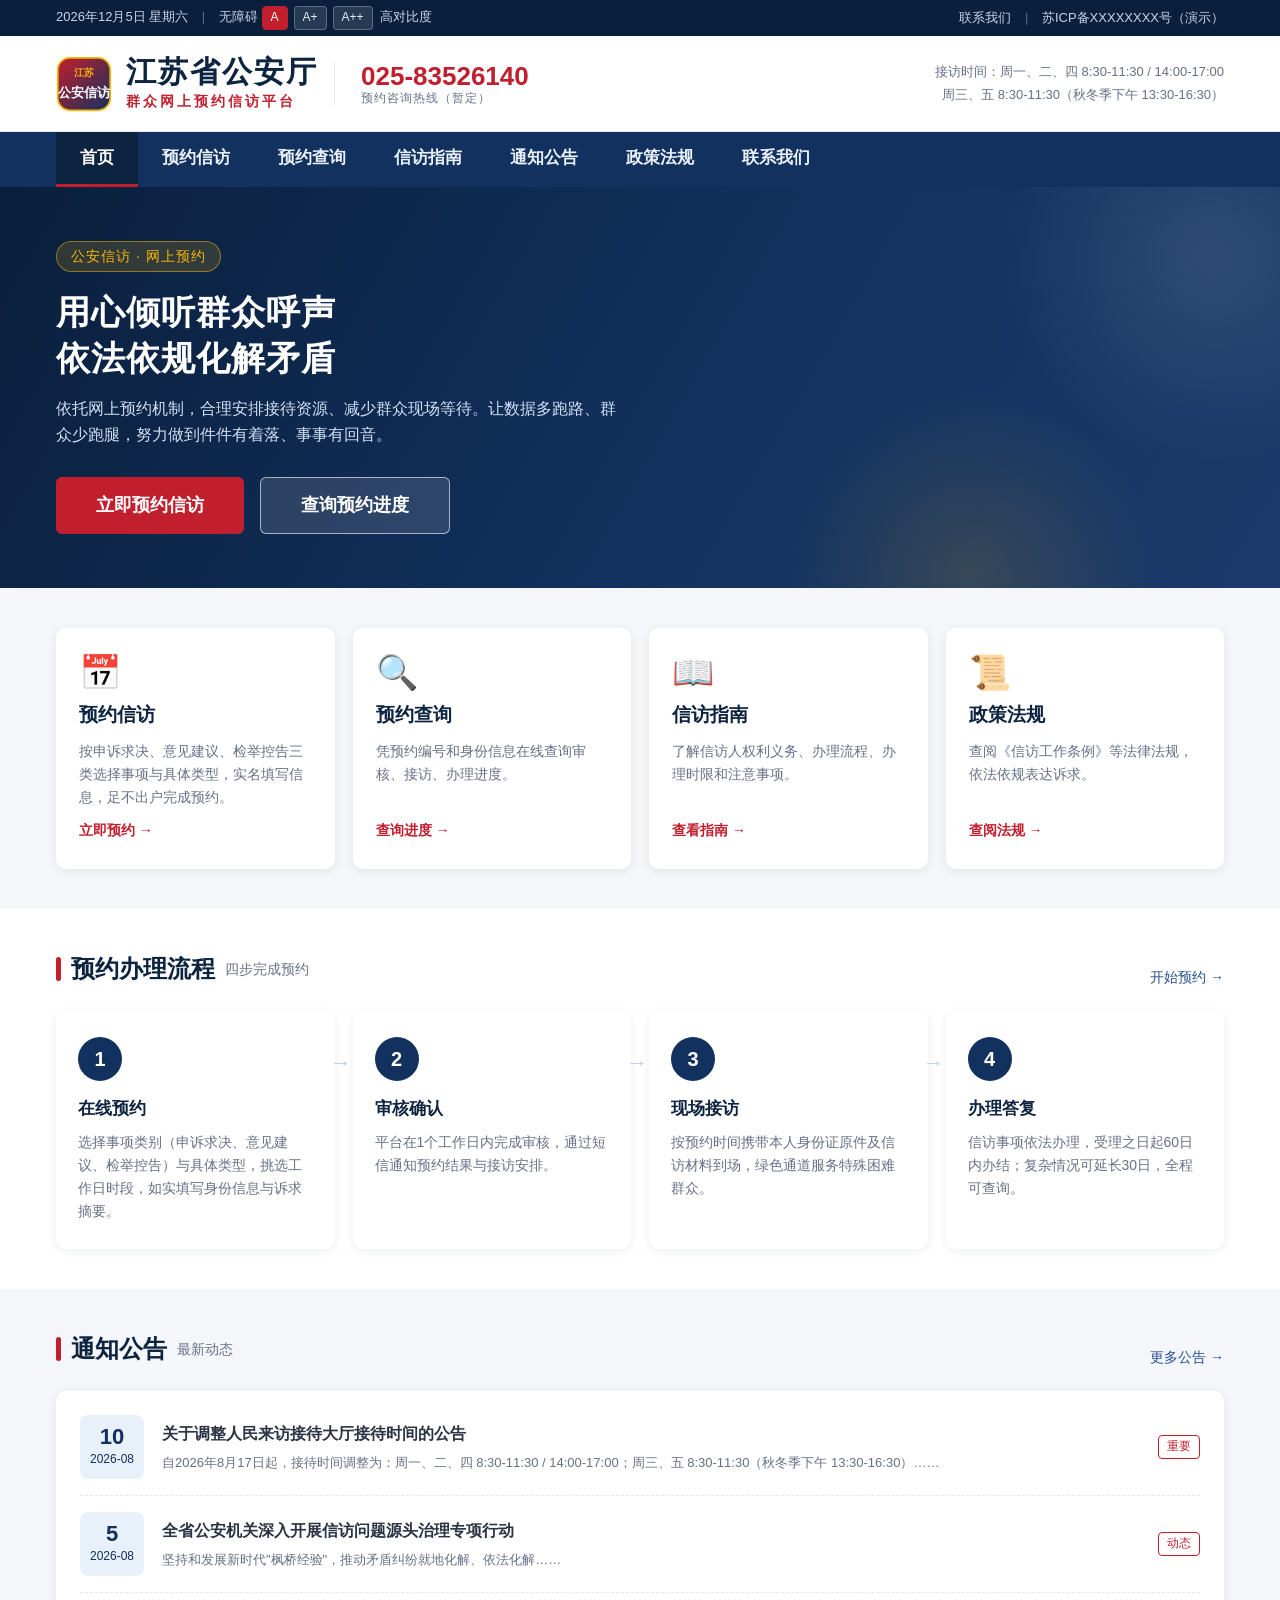
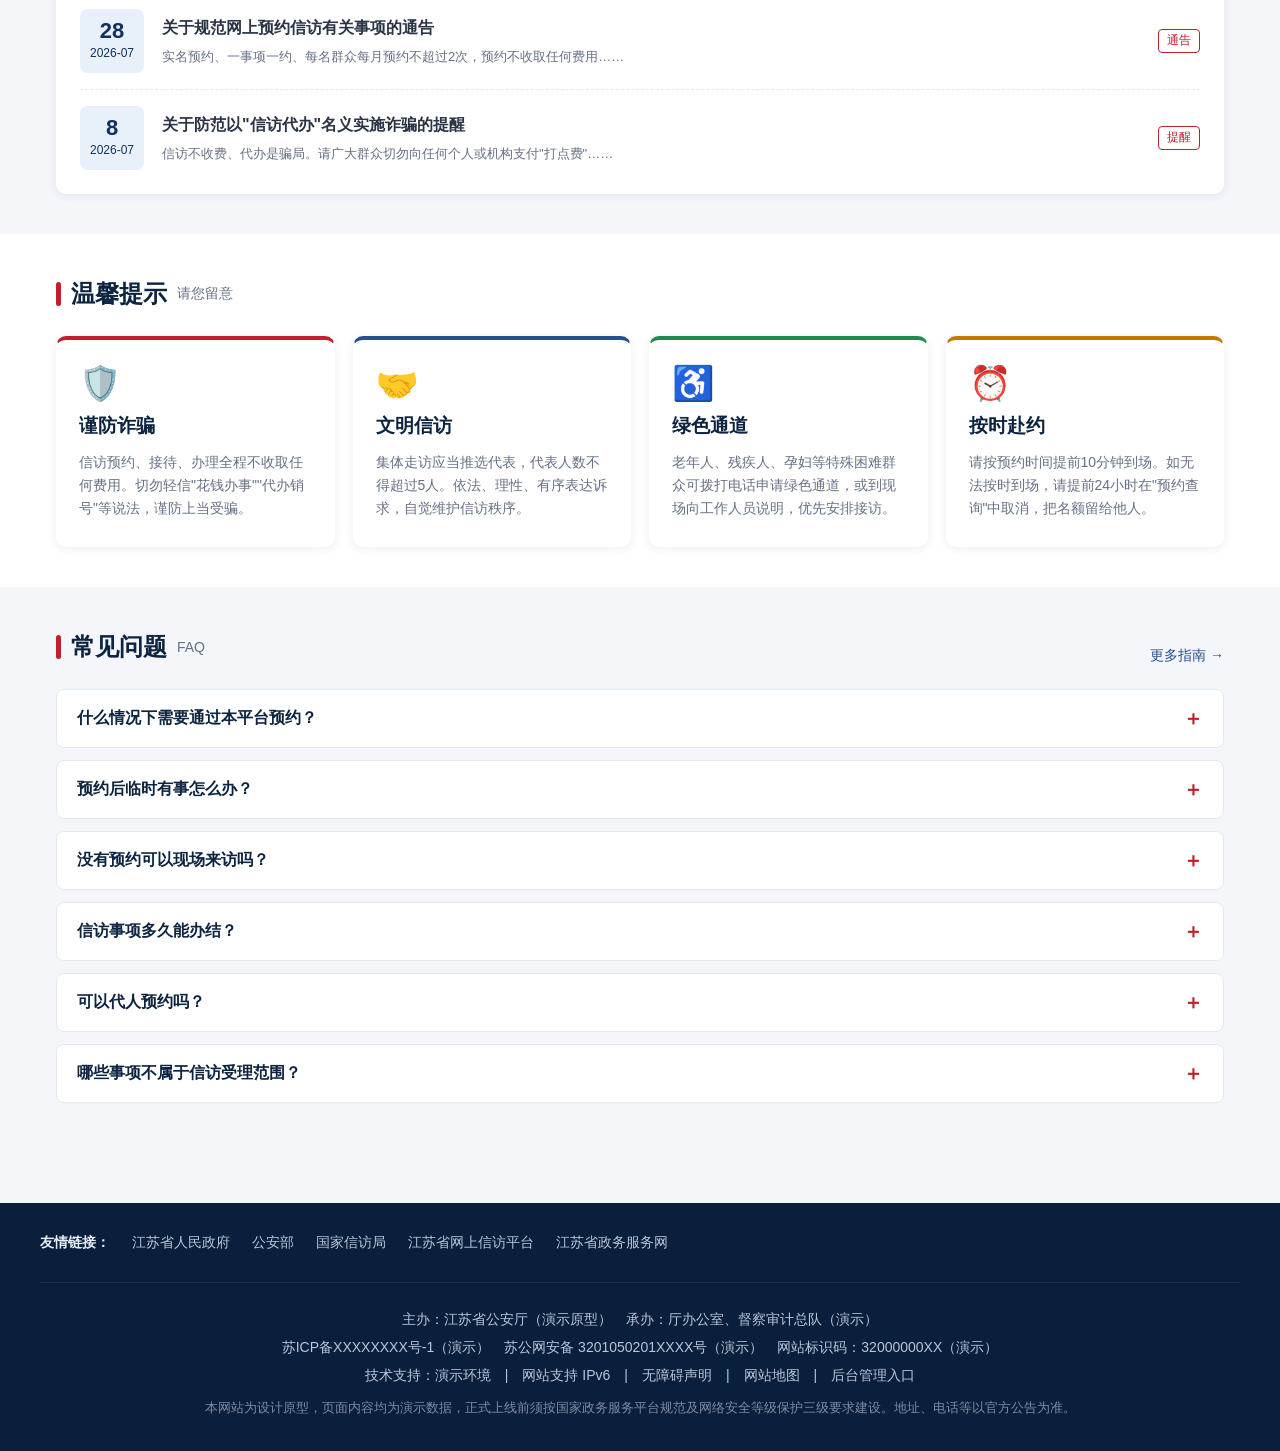
<file: index.html>
<!DOCTYPE html>
<html lang="zh-CN">
<head>
<meta charset="UTF-8">
<meta name="viewport" content="width=device-width, initial-scale=1.0">
<title>江苏省公安厅 · 群众网上预约信访平台</title>
<meta name="description" content="江苏省公安厅群众预约信访平台（设计原型）：网上预约、进度查询、信访指南、通知公告。">
<link rel="stylesheet" href="css/style.css">
</head>
<body>
<a class="skip-link" href="#main">跳到主要内容</a>

<!-- 顶部工具条 -->
<div class="topbar">
  <div class="container topbar-inner">
    <div class="topbar-left">
      <span id="today"></span>
      <span class="sep">|</span>
      <span>无障碍</span>
      <span class="font-ctrl">
        <button type="button" class="fc-btn" data-fs="0" aria-label="标准字号">A</button>
        <button type="button" class="fc-btn" data-fs="1" aria-label="放大字号">A+</button>
        <button type="button" class="fc-btn" data-fs="2" aria-label="更大字号">A++</button>
      </span>
      <button type="button" id="btn-contrast" class="fc-btn" style="background:none;border:none;color:#c9d4e6;padding:0 4px">高对比度</button>
    </div>
    <div class="topbar-right">
      <a href="contact.html">联系我们</a>
      <span class="sep">|</span>
      <span>苏ICP备XXXXXXXX号（演示）</span>
    </div>
  </div>
</div>

<!-- 页头 -->
<header class="site-header">
  <div class="container header-inner">
    <div class="brand">
      <svg class="logo" viewBox="0 0 64 64" width="56" height="56" role="img" aria-label="江苏公安信访平台标识">
        <defs>
          <linearGradient id="jsxfGrad" x1="0" y1="0" x2="1" y2="1">
            <stop offset="0" stop-color="#c21f2e"/>
            <stop offset="1" stop-color="#12315e"/>
          </linearGradient>
        </defs>
        <rect x="2" y="2" width="60" height="60" rx="14" fill="url(#jsxfGrad)"/>
        <rect x="2" y="2" width="60" height="60" rx="14" fill="none" stroke="#f5b60a" stroke-width="2"/>
        <text x="32" y="23" text-anchor="middle" font-size="11" fill="#f5b60a" font-weight="bold">江苏</text>
        <text x="32" y="47" text-anchor="middle" font-size="15" fill="#ffffff" font-weight="bold">公安信访</text>
      </svg>
      <div class="brand-text">
        <h1>江苏省公安厅</h1>
        <p>群众网上预约信访平台</p>
      </div>
    </div>
    <div class="header-hotline">025-83526140<span>预约咨询热线（暂定）</span></div>
    <div class="header-time">接访时间：周一、二、四 8:30-11:30 / 14:00-17:00<br>周三、五 8:30-11:30（秋冬季下午 13:30-16:30）</div>
  </div>
</header>

<!-- 主导航 -->
<nav class="main-nav" id="mainNav" aria-label="主导航">
  <div class="container nav-inner">
    <button type="button" class="nav-toggle" id="navToggle" aria-expanded="false" aria-controls="navList">☰ 菜单</button>
    <ul id="navList">
      <li><a href="index.html" class="active" aria-current="page">首页</a></li>
      <li><a href="appointment.html">预约信访</a></li>
      <li><a href="query.html">预约查询</a></li>
      <li><a href="guide.html">信访指南</a></li>
      <li><a href="news.html">通知公告</a></li>
      <li><a href="policy.html">政策法规</a></li>
      <li><a href="contact.html">联系我们</a></li>
    </ul>
  </div>
</nav>

<main id="main">
  <!-- Banner -->
  <section class="banner">
    <div class="container banner-inner">
      <div class="banner-copy">
        <span class="banner-tag">公安信访 · 网上预约</span>
        <h2>用心倾听群众呼声<br>依法依规化解矛盾</h2>
        <p>依托网上预约机制，合理安排接待资源、减少群众现场等待。让数据多跑路、群众少跑腿，努力做到件件有着落、事事有回音。</p>
        <div class="banner-actions">
          <a href="appointment.html" class="btn btn-primary btn-lg">立即预约信访</a>
          <a href="query.html" class="btn btn-ghost btn-lg">查询预约进度</a>
        </div>
      </div>
    </div>
  </section>

  <!-- 快捷通道 -->
  <section class="section">
    <div class="container">
      <div class="quick-grid">
        <a href="appointment.html" class="quick-card">
          <span class="qc-icon">📅</span>
          <h3>预约信访</h3>
          <p>按申诉求决、意见建议、检举控告三类选择事项与具体类型，实名填写信息，足不出户完成预约。</p>
          <span class="qc-link">立即预约 →</span>
        </a>
        <a href="query.html" class="quick-card">
          <span class="qc-icon">🔍</span>
          <h3>预约查询</h3>
          <p>凭预约编号和身份信息在线查询审核、接访、办理进度。</p>
          <span class="qc-link">查询进度 →</span>
        </a>
        <a href="guide.html" class="quick-card">
          <span class="qc-icon">📖</span>
          <h3>信访指南</h3>
          <p>了解信访人权利义务、办理流程、办理时限和注意事项。</p>
          <span class="qc-link">查看指南 →</span>
        </a>
        <a href="policy.html" class="quick-card">
          <span class="qc-icon">📜</span>
          <h3>政策法规</h3>
          <p>查阅《信访工作条例》等法律法规，依法依规表达诉求。</p>
          <span class="qc-link">查阅法规 →</span>
        </a>
      </div>
    </div>
  </section>

  <!-- 预约流程 -->
  <section class="section alt">
    <div class="container">
      <div class="section-head">
        <h3 class="section-title">预约办理流程<small>四步完成预约</small></h3>
        <a href="appointment.html" class="more">开始预约 →</a>
      </div>
      <div class="flow-grid">
        <div class="flow-step">
          <div class="fs-num">1</div>
          <h3>在线预约</h3>
          <p>选择事项类别（申诉求决、意见建议、检举控告）与具体类型，挑选工作日时段，如实填写身份信息与诉求摘要。</p>
        </div>
        <div class="flow-step">
          <div class="fs-num">2</div>
          <h3>审核确认</h3>
          <p>平台在1个工作日内完成审核，通过短信通知预约结果与接访安排。</p>
        </div>
        <div class="flow-step">
          <div class="fs-num">3</div>
          <h3>现场接访</h3>
          <p>按预约时间携带本人身份证原件及信访材料到场，绿色通道服务特殊困难群众。</p>
        </div>
        <div class="flow-step">
          <div class="fs-num">4</div>
          <h3>办理答复</h3>
          <p>信访事项依法办理，受理之日起60日内办结；复杂情况可延长30日，全程可查询。</p>
        </div>
      </div>
    </div>
  </section>

  <!-- 通知公告 -->
  <section class="section">
    <div class="container">
      <div class="section-head">
        <h3 class="section-title">通知公告<small>最新动态</small></h3>
        <a href="news.html" class="more">更多公告 →</a>
      </div>
      <div class="news-list" id="newsList"></div>
    </div>
  </section>

  <!-- 温馨提示 -->
  <section class="section alt">
    <div class="container">
      <div class="section-head">
        <h3 class="section-title">温馨提示<small>请您留意</small></h3>
      </div>
      <div class="quick-grid">
        <div class="quick-card" style="border-top:4px solid var(--red)">
          <span class="qc-icon">🛡️</span>
          <h3>谨防诈骗</h3>
          <p>信访预约、接待、办理全程不收取任何费用。切勿轻信"花钱办事""代办销号"等说法，谨防上当受骗。</p>
        </div>
        <div class="quick-card" style="border-top:4px solid var(--blue-600)">
          <span class="qc-icon">🤝</span>
          <h3>文明信访</h3>
          <p>集体走访应当推选代表，代表人数不得超过5人。依法、理性、有序表达诉求，自觉维护信访秩序。</p>
        </div>
        <div class="quick-card" style="border-top:4px solid var(--green)">
          <span class="qc-icon">♿</span>
          <h3>绿色通道</h3>
          <p>老年人、残疾人、孕妇等特殊困难群众可拨打电话申请绿色通道，或到现场向工作人员说明，优先安排接访。</p>
        </div>
        <div class="quick-card" style="border-top:4px solid var(--orange)">
          <span class="qc-icon">⏰</span>
          <h3>按时赴约</h3>
          <p>请按预约时间提前10分钟到场。如无法按时到场，请提前24小时在"预约查询"中取消，把名额留给他人。</p>
        </div>
      </div>
    </div>
  </section>

  <!-- 常见问题 -->
  <section class="section">
    <div class="container">
      <div class="section-head">
        <h3 class="section-title">常见问题<small>FAQ</small></h3>
        <a href="guide.html" class="more">更多指南 →</a>
      </div>
      <div class="faq-item">
        <button type="button" class="faq-q" aria-expanded="false">什么情况下需要通过本平台预约？<span class="mark">＋</span></button>
        <div class="faq-a">向江苏省公安厅及其所属单位反映问题、提出意见建议的，建议通过本平台提前预约，合理安排时间、减少等待。首次来访的群众，请务必先预约。</div>
      </div>
      <div class="faq-item">
        <button type="button" class="faq-q" aria-expanded="false">预约后临时有事怎么办？<span class="mark">＋</span></button>
        <div class="faq-a">可登录本平台"预约查询"页面，输入预约编号并核验身份后在线取消。请在预约时间前24小时取消；未提前取消且未按时到场的，系统将予以记录，多次失约将影响后续预约。</div>
      </div>
      <div class="faq-item">
        <button type="button" class="faq-q" aria-expanded="false">没有预约可以现场来访吗？<span class="mark">＋</span></button>
        <div class="faq-a">为合理安排接待资源，原则上优先接待已预约群众。确有紧急、重大事项的，接待中心将视情况安排；老年人、残疾人等特殊困难群众可通过绿色通道现场登记。</div>
      </div>
      <div class="faq-item">
        <button type="button" class="faq-q" aria-expanded="false">信访事项多久能办结？<span class="mark">＋</span></button>
        <div class="faq-a">根据《信访工作条例》，信访事项应当自受理之日起60日内办结；情况复杂的，经批准可适当延长办理期限，但延长期限不得超过30日。对处理意见不服的，可在30日内申请复查。</div>
      </div>
      <div class="faq-item">
        <button type="button" class="faq-q" aria-expanded="false">可以代人预约吗？<span class="mark">＋</span></button>
        <div class="faq-a">不可以。为核实来访人身份、保障信访人合法权益，预约须由本人实名提出，到场时核验本人身份证原件，预约资格不得转让。</div>
      </div>
      <div class="faq-item">
        <button type="button" class="faq-q" aria-expanded="false">哪些事项不属于信访受理范围？<span class="mark">＋</span></button>
        <div class="faq-a">已进入诉讼、仲裁、行政复议等法定程序的事项，以及依法应当通过诉讼、仲裁、行政复议解决的事项，不属于信访受理范围（诉访分离），请通过相应法定渠道反映。</div>
      </div>
    </div>
  </section>
</main>

<!-- 页脚 -->
<footer class="footer">
  <div class="container footer-links">
    <div class="fl-group">
      <b>友情链接：</b>
      <a href="#">江苏省人民政府</a>
      <a href="#">公安部</a>
      <a href="#">国家信访局</a>
      <a href="#">江苏省网上信访平台</a>
      <a href="#">江苏省政务服务网</a>
    </div>
  </div>
  <div class="container footer-info">
    <p>主办：江苏省公安厅（演示原型）　承办：厅办公室、督察审计总队（演示）</p>
    <p><a href="#">苏ICP备XXXXXXXX号-1</a>（演示）　苏公网安备 3201050201XXXX号（演示）　网站标识码：32000000XX（演示）</p>
    <p>技术支持：演示环境　|　网站支持 IPv6　|　<a href="#">无障碍声明</a>　|　<a href="#">网站地图</a>　|　<a href="admin.html">后台管理入口</a></p>
    <p class="disclaimer">本网站为设计原型，页面内容均为演示数据，正式上线前须按国家政务服务平台规范及网络安全等级保护三级要求建设。地址、电话等以官方公告为准。</p>
  </div>
</footer>

<script src="js/main.js"></script>
<script>XF.announcements.renderList(document.getElementById('newsList'), 4);</script>
</body>
</html>
</file>
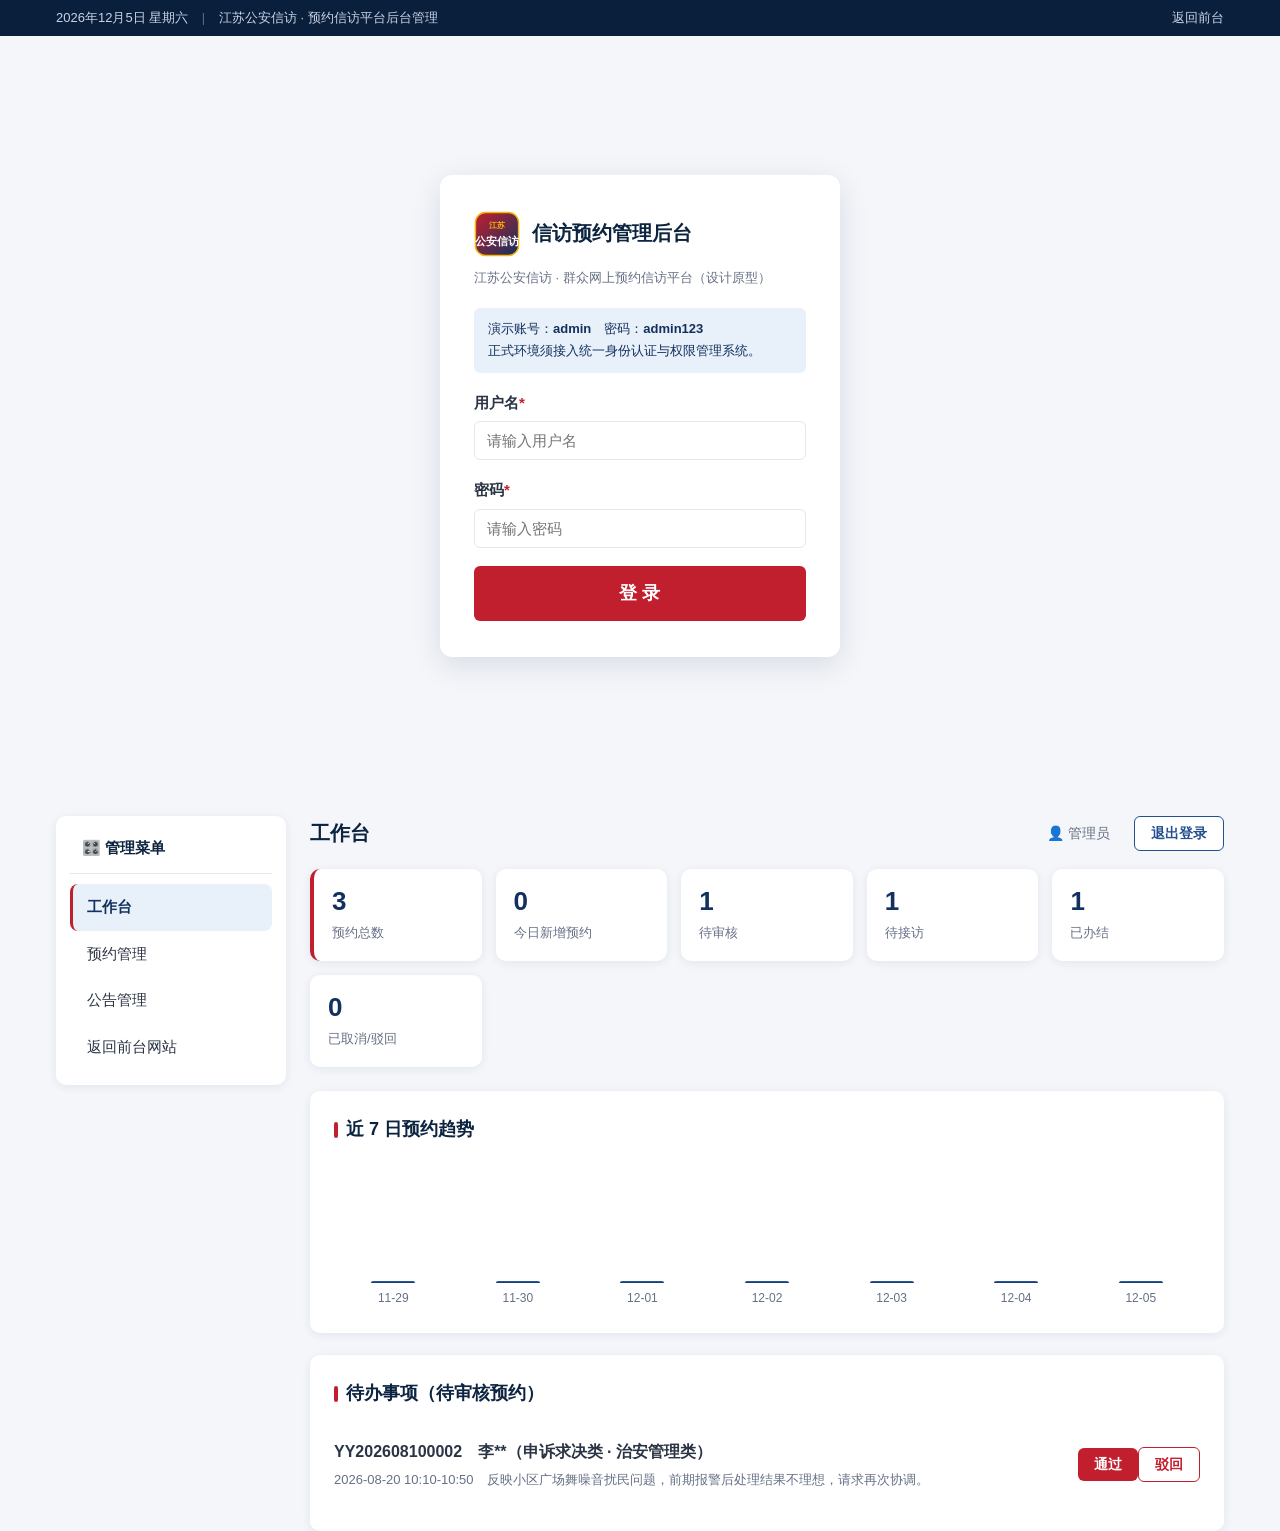
<file: admin.html>
<!DOCTYPE html>
<html lang="zh-CN">
<head>
<meta charset="UTF-8">
<meta name="viewport" content="width=device-width, initial-scale=1.0">
<title>江苏公安信访 · 后台管理</title>
<link rel="stylesheet" href="css/style.css">
</head>
<body class="admin-body">
<a class="skip-link" href="#main">跳到主要内容</a>

<!-- 顶部工具条 -->
<div class="topbar">
  <div class="container topbar-inner">
    <div class="topbar-left">
      <span id="today"></span>
      <span class="sep">|</span>
      <span>江苏公安信访 · 预约信访平台后台管理</span>
    </div>
    <div class="topbar-right">
      <a href="index.html">返回前台</a>
    </div>
  </div>
</div>

<main id="main" class="container">

  <!-- 登录界面 -->
  <section class="login-wrap" id="loginView">
    <div class="login-box">
      <div class="lb-brand">
        <svg class="logo" viewBox="0 0 64 64" width="46" height="46" role="img" aria-label="江苏公安信访">
          <defs>
            <linearGradient id="jsxfGrad2" x1="0" y1="0" x2="1" y2="1">
              <stop offset="0" stop-color="#c21f2e"/>
              <stop offset="1" stop-color="#12315e"/>
            </linearGradient>
          </defs>
          <rect x="2" y="2" width="60" height="60" rx="14" fill="url(#jsxfGrad2)"/>
          <rect x="2" y="2" width="60" height="60" rx="14" fill="none" stroke="#f5b60a" stroke-width="2"/>
          <text x="32" y="23" text-anchor="middle" font-size="11" fill="#f5b60a" font-weight="bold">江苏</text>
          <text x="32" y="47" text-anchor="middle" font-size="15" fill="#ffffff" font-weight="bold">公安信访</text>
        </svg>
        <h2>信访预约管理后台</h2>
      </div>
      <div class="lb-sub">江苏公安信访 · 群众网上预约信访平台（设计原型）</div>
      <div class="login-tip">演示账号：<b>admin</b>　密码：<b>admin123</b><br>正式环境须接入统一身份认证与权限管理系统。</div>
      <form id="loginForm" novalidate>
        <div class="field">
          <label for="loginUser">用户名<span class="req">*</span></label>
          <input type="text" id="loginUser" class="input" placeholder="请输入用户名" autocomplete="username">
          <div class="err-msg"></div>
        </div>
        <div class="field">
          <label for="loginPass">密码<span class="req">*</span></label>
          <input type="password" id="loginPass" class="input" placeholder="请输入密码" autocomplete="current-password">
          <div class="err-msg"></div>
        </div>
        <button type="submit" class="btn btn-primary btn-block btn-lg">登 录</button>
      </form>
    </div>
  </section>

  <!-- 后台主体 -->
  <div class="admin-shell" id="adminView" hidden>
    <aside class="admin-side" aria-label="后台导航">
      <div class="as-title">🎛️ 管理菜单</div>
      <a href="#" data-view="dashboard" class="on">工作台</a>
      <a href="#" data-view="appointments">预约管理</a>
      <a href="#" data-view="notices">公告管理</a>
      <a href="index.html">返回前台网站</a>
    </aside>

    <div class="admin-main">
      <div class="admin-topbar">
        <h3 id="viewTitle">工作台</h3>
        <span class="user">👤 管理员　<button type="button" class="btn btn-outline btn-sm" id="btnLogout">退出登录</button></span>
      </div>

      <!-- 工作台 -->
      <section id="view-dashboard">
        <div class="stat-cards">
          <div class="stat-card hl"><b id="sTotal">0</b><span>预约总数</span></div>
          <div class="stat-card"><b id="sToday">0</b><span>今日新增预约</span></div>
          <div class="stat-card"><b id="sReview">0</b><span>待审核</span></div>
          <div class="stat-card"><b id="sPending">0</b><span>待接访</span></div>
          <div class="stat-card"><b id="sDone">0</b><span>已办结</span></div>
          <div class="stat-card"><b id="sCancel">0</b><span>已取消/驳回</span></div>
        </div>
        <div class="card" style="margin-bottom:22px">
          <h3 class="card-title">近 7 日预约趋势</h3>
          <div class="bar-chart" id="chartBars"></div>
        </div>
        <div class="card">
          <h3 class="card-title">待办事项（待审核预约）</h3>
          <div id="quickList"></div>
        </div>
      </section>

      <!-- 预约管理 -->
      <section id="view-appointments" hidden>
        <div class="card">
          <div class="filters">
            <div class="field">
              <label for="fStatus">状态筛选</label>
              <select id="fStatus" class="select">
                <option value="">全部状态</option>
                <option>待审核</option><option>待接访</option><option>已接访</option>
                <option>已办结</option><option>已驳回</option><option>已取消</option>
              </select>
            </div>
            <div class="field">
              <label for="fKeyword">关键字</label>
              <input type="text" id="fKeyword" class="input" placeholder="预约编号 / 姓名 / 手机号">
            </div>
            <button type="button" class="btn btn-blue" id="btnFilter">查询</button>
            <button type="button" class="btn btn-outline" id="btnReset">重置</button>
          </div>
          <div style="overflow-x:auto">
            <table class="admin-table">
              <thead>
                <tr>
                  <th>预约编号</th><th>来访人</th><th>事项类别</th><th>预约时间</th>
                  <th>状态</th><th>提交时间</th><th>操作</th>
                </tr>
              </thead>
              <tbody id="apptTable"></tbody>
            </table>
          </div>
          <p class="empty-tip" id="apptEmpty" hidden>暂无符合条件的预约记录。</p>
        </div>
      </section>

      <!-- 公告管理 -->
      <section id="view-notices" hidden>
        <div class="card" style="margin-bottom:22px">
          <h3 class="card-title" id="noticeFormTitle">新增公告</h3>
          <form id="noticeForm" class="notice-form" novalidate>
            <div class="field">
              <label for="nTitle">标题<span class="req">*</span></label>
              <input type="text" id="nTitle" class="input" maxlength="60" placeholder="公告标题">
              <div class="err-msg"></div>
            </div>
            <div class="field">
              <label for="nDate">发布日期<span class="req">*</span></label>
              <input type="date" id="nDate" class="input">
              <div class="err-msg"></div>
            </div>
            <div class="field">
              <label for="nTag">标签</label>
              <select id="nTag" class="select">
                <option>公告</option><option>重要</option><option>通告</option>
                <option>通知</option><option>动态</option><option>提醒</option>
              </select>
            </div>
            <div class="field">
              <label for="nSummary">摘要<span class="req">*</span></label>
              <input type="text" id="nSummary" class="input" maxlength="120" placeholder="列表页显示的摘要">
              <div class="err-msg"></div>
            </div>
            <div class="field span-2">
              <label for="nBody">正文（支持段落与列表 HTML）</label>
              <textarea id="nBody" class="textarea" placeholder="&lt;p&gt;正文内容…&lt;/p&gt;"></textarea>
            </div>
            <div style="display:flex;gap:10px;grid-column:1/-1;margin-bottom:10px">
              <button type="submit" class="btn btn-primary" id="btnSaveNotice">发布公告</button>
              <button type="button" class="btn btn-outline" id="btnResetNotice">清空</button>
            </div>
          </form>
        </div>
        <div class="card">
          <h3 class="card-title">已发布公告</h3>
          <div style="overflow-x:auto">
            <table class="admin-table">
              <thead>
                <tr><th>标题</th><th>日期</th><th>标签</th><th>操作</th></tr>
              </thead>
              <tbody id="noticeTable"></tbody>
            </table>
          </div>
          <p class="empty-tip" id="noticeEmpty" hidden>暂无公告。</p>
        </div>
      </section>
    </div>
  </div>
</main>

<script src="js/main.js"></script>
<script src="js/admin.js"></script>
</body>
</html>
</file>
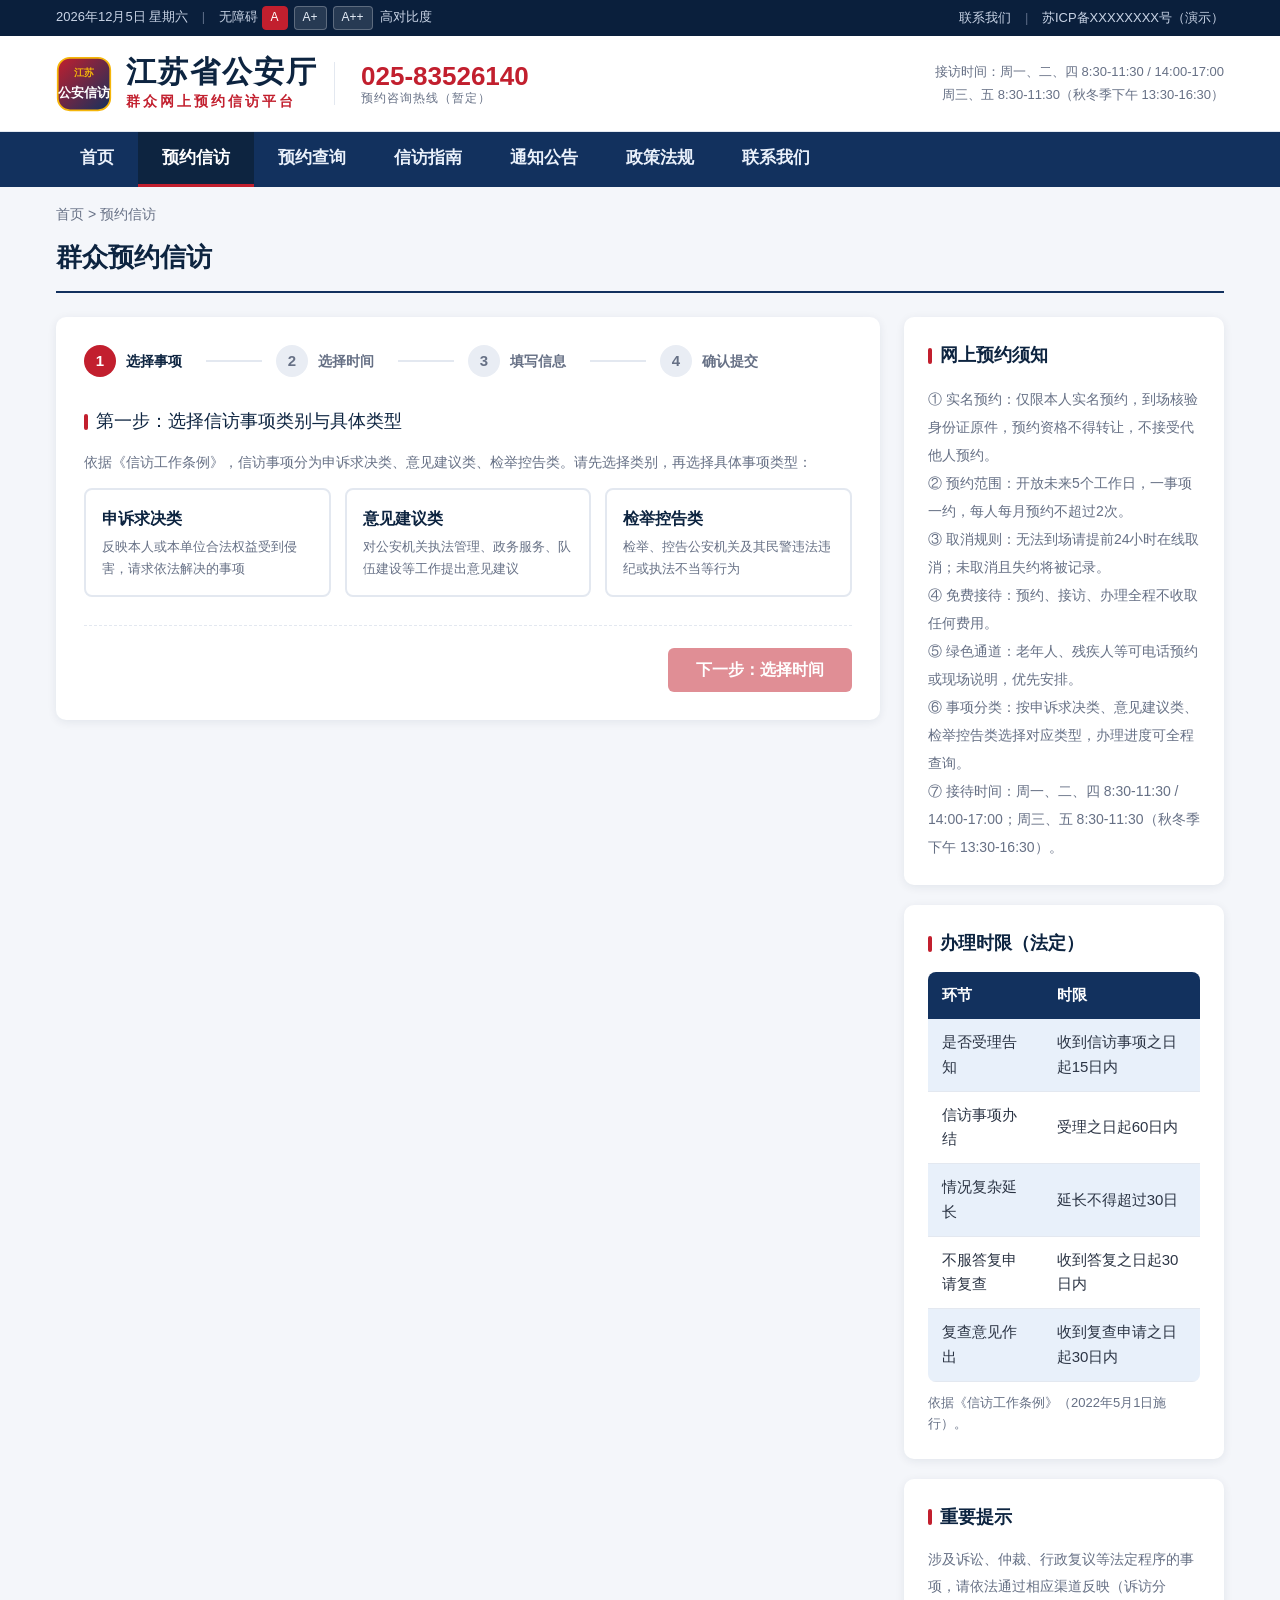
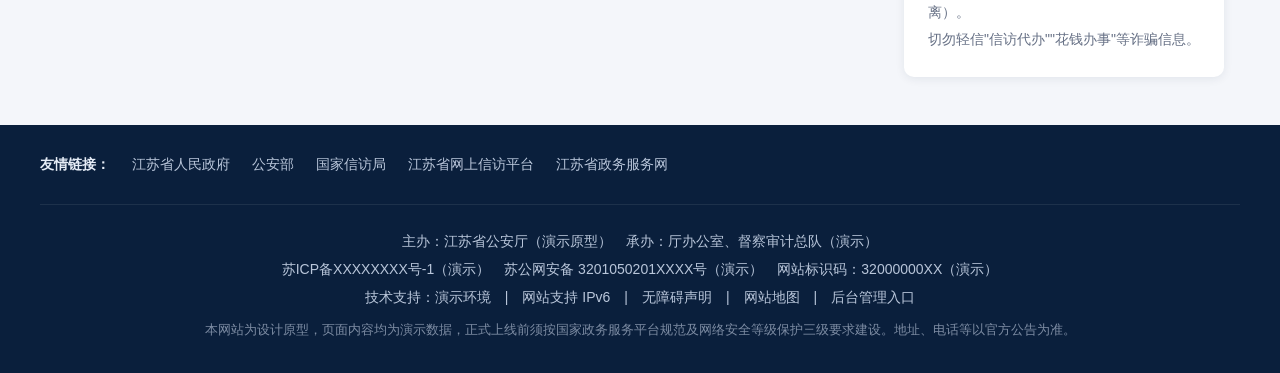
<file: appointment.html>
<!DOCTYPE html>
<html lang="zh-CN">
<head>
<meta charset="UTF-8">
<meta name="viewport" content="width=device-width, initial-scale=1.0">
<title>预约信访 - 江苏省公安厅群众网上预约信访平台</title>
<link rel="stylesheet" href="css/style.css">
</head>
<body>
<a class="skip-link" href="#main">跳到主要内容</a>

<!-- 顶部工具条 -->
<div class="topbar">
  <div class="container topbar-inner">
    <div class="topbar-left">
      <span id="today"></span>
      <span class="sep">|</span>
      <span>无障碍</span>
      <span class="font-ctrl">
        <button type="button" class="fc-btn" data-fs="0" aria-label="标准字号">A</button>
        <button type="button" class="fc-btn" data-fs="1" aria-label="放大字号">A+</button>
        <button type="button" class="fc-btn" data-fs="2" aria-label="更大字号">A++</button>
      </span>
      <button type="button" id="btn-contrast" class="fc-btn" style="background:none;border:none;color:#c9d4e6;padding:0 4px">高对比度</button>
    </div>
    <div class="topbar-right">
      <a href="contact.html">联系我们</a>
      <span class="sep">|</span>
      <span>苏ICP备XXXXXXXX号（演示）</span>
    </div>
  </div>
</div>

<!-- 页头 -->
<header class="site-header">
  <div class="container header-inner">
    <div class="brand">
      <svg class="logo" viewBox="0 0 64 64" width="56" height="56" role="img" aria-label="江苏公安信访平台标识">
        <defs>
          <linearGradient id="jsxfGrad" x1="0" y1="0" x2="1" y2="1">
            <stop offset="0" stop-color="#c21f2e"/>
            <stop offset="1" stop-color="#12315e"/>
          </linearGradient>
        </defs>
        <rect x="2" y="2" width="60" height="60" rx="14" fill="url(#jsxfGrad)"/>
        <rect x="2" y="2" width="60" height="60" rx="14" fill="none" stroke="#f5b60a" stroke-width="2"/>
        <text x="32" y="23" text-anchor="middle" font-size="11" fill="#f5b60a" font-weight="bold">江苏</text>
        <text x="32" y="47" text-anchor="middle" font-size="15" fill="#ffffff" font-weight="bold">公安信访</text>
      </svg>
      <div class="brand-text">
        <h1>江苏省公安厅</h1>
        <p>群众网上预约信访平台</p>
      </div>
    </div>
    <div class="header-hotline">025-83526140<span>预约咨询热线（暂定）</span></div>
    <div class="header-time">接访时间：周一、二、四 8:30-11:30 / 14:00-17:00<br>周三、五 8:30-11:30（秋冬季下午 13:30-16:30）</div>
  </div>
</header>

<!-- 主导航 -->
<nav class="main-nav" id="mainNav" aria-label="主导航">
  <div class="container nav-inner">
    <button type="button" class="nav-toggle" id="navToggle" aria-expanded="false" aria-controls="navList">☰ 菜单</button>
    <ul id="navList">
      <li><a href="index.html">首页</a></li>
      <li><a href="appointment.html" class="active" aria-current="page">预约信访</a></li>
      <li><a href="query.html">预约查询</a></li>
      <li><a href="guide.html">信访指南</a></li>
      <li><a href="news.html">通知公告</a></li>
      <li><a href="policy.html">政策法规</a></li>
      <li><a href="contact.html">联系我们</a></li>
    </ul>
  </div>
</nav>

<main id="main" class="container">
  <nav class="breadcrumb" aria-label="面包屑"><a href="index.html">首页</a> &gt; 预约信访</nav>
  <h2 class="page-title">群众预约信访</h2>

  <div class="appt-layout">
    <div class="appt-main">
      <!-- 步骤条 -->
      <ol class="stepper" id="stepper" aria-label="预约步骤"></ol>

      <form id="apptForm" novalidate>
        <!-- 第1步：选择事项 -->
        <section class="step" id="step1" aria-label="第一步：选择事项类别与具体类型">
          <div class="card-title">第一步：选择信访事项类别与具体类型</div>
          <p style="font-size:14px;color:var(--muted);margin-bottom:14px">依据《信访工作条例》，信访事项分为申诉求决类、意见建议类、检举控告类。请先选择类别，再选择具体事项类型：</p>
          <div class="opt-grid" id="catGrid"></div>
          <div class="field" id="subWrap" hidden>
            <label>请选择具体事项类型<span class="req">*</span></label>
            <div class="opt-grid" id="subGrid"></div>
          </div>
          <div class="opt-hint" id="typeHint"></div>
          <div class="step-nav">
            <span></span>
            <button type="button" class="btn btn-primary" id="btnNext1" disabled>下一步：选择时间</button>
          </div>
        </section>

        <!-- 第2步：时间 -->
        <section class="step" id="step2" hidden aria-label="第二步：选择预约时间">
          <div class="card-title">第二步：选择预约日期与时段</div>
          <div class="field">
            <label>预约日期<span class="req">*</span></label>
            <div class="date-chips" id="dateChips"></div>
            <div class="field-tip">仅开放未来5个工作日（法定节假日除外）。接访时间：周一、二、四 8:30-11:30 / 14:00-17:00；周三、五 8:30-11:30（秋冬季下午 13:30-16:30）。</div>
          </div>
          <div class="field">
            <label>预约时段<span class="req">*</span></label>
            <div id="slotGroups"></div>
          </div>
          <div class="step-nav">
            <button type="button" class="btn btn-outline btn-prev">上一步</button>
            <button type="button" class="btn btn-primary" id="btnNext2" disabled>下一步：填写信息</button>
          </div>
        </section>

        <!-- 第3步：填写信息 -->
        <section class="step" id="step3" hidden aria-label="第三步：填写来访信息">
          <div class="card-title">第三步：填写来访人信息</div>
          <div class="form-grid">
            <div class="field">
              <label for="fName">来访人姓名<span class="req">*</span></label>
              <input type="text" id="fName" class="input" maxlength="20" placeholder="与身份证件一致的姓名" autocomplete="name">
              <div class="err-msg"></div>
            </div>
            <div class="field">
              <label for="fIdCard">身份证号码<span class="req">*</span></label>
              <input type="text" id="fIdCard" class="input" maxlength="18" placeholder="18位身份证号码" autocomplete="off">
              <div class="err-msg"></div>
            </div>
            <div class="field">
              <label for="fPhone">手机号码<span class="req">*</span></label>
              <input type="tel" id="fPhone" class="input" maxlength="11" placeholder="用于接收预约通知短信" autocomplete="tel">
              <div class="err-msg"></div>
            </div>
            <div class="field">
              <label for="fCode">短信验证码<span class="req">*</span></label>
              <div class="code-row">
                <input type="text" id="fCode" class="input" maxlength="6" placeholder="6位验证码" autocomplete="off">
                <button type="button" class="btn btn-blue btn-sm" id="btnCode" style="white-space:nowrap">获取验证码</button>
              </div>
              <div class="err-msg"></div>
            </div>
            <div class="field">
              <label for="fRegion">所在地区<span class="req">*</span></label>
              <select id="fRegion" class="select">
                <option value="">请选择设区市</option>
                <option>南京市</option><option>无锡市</option><option>徐州市</option>
                <option>常州市</option><option>苏州市</option><option>南通市</option>
                <option>连云港市</option><option>淮安市</option><option>盐城市</option>
                <option>扬州市</option><option>镇江市</option><option>泰州市</option>
                <option>宿迁市</option>
              </select>
              <div class="err-msg"></div>
            </div>
            <div class="field">
              <label>是否携带信访材料<span class="req">*</span></label>
              <div style="display:flex;gap:26px;padding-top:8px">
                <label class="check-row" style="margin:0"><input type="radio" name="materials" value="有" checked> 有（建议携带原件）</label>
                <label class="check-row" style="margin:0"><input type="radio" name="materials" value="无"> 无</label>
              </div>
            </div>
            <div class="field span-2">
              <label for="fSummary">信访诉求摘要<span class="req">*</span></label>
              <textarea id="fSummary" class="textarea" maxlength="200" placeholder="请简要说明反映的问题、诉求及前期处理情况（200字以内）。涉及证据材料的，请到场时一并携带。"></textarea>
              <div class="err-msg"></div>
              <div class="char-count" id="charCount">0 / 200 字</div>
            </div>
            <div class="field span-2">
              <div class="field-tip" style="margin:0;padding:10px 14px;background:var(--blue-100);border-radius:6px">仅限本人实名预约，不接受代他人预约。到场时须出示本人身份证原件核验。</div>
            </div>
          </div>

          <div style="margin-top:10px">
            <label class="check-row">
              <input type="checkbox" id="ckAgree">
              <span>我已阅读并同意<a href="#" onclick="window.showToast('演示：此处展示《预约须知》全文');return false;">《网上预约信访须知》</a>，保证所填信息真实、准确、有效。</span>
            </label>
            <label class="check-row">
              <input type="checkbox" id="ckVerify">
              <span>本人承诺：仅就本人或本组织依法有权反映的事项提出信访请求，所反映内容属实；不捏造、歪曲事实，不诬告、陷害他人。</span>
            </label>
          </div>

          <div class="step-nav">
            <button type="button" class="btn btn-outline btn-prev">上一步</button>
            <button type="button" class="btn btn-primary" id="btnNext3" disabled>下一步：确认提交</button>
          </div>
        </section>

        <!-- 第4步：确认提交 -->
        <section class="step" id="step4" hidden aria-label="第四步：确认提交">
          <div class="card-title">第四步：确认预约信息</div>
          <p style="font-size:14px;color:var(--muted);margin-bottom:16px">请核对以下信息，确认无误后提交。提交后系统将生成预约编号，凭编号可查询进度。</p>
          <dl class="summary-list" id="confirmList"></dl>
          <div class="step-nav">
            <button type="button" class="btn btn-outline btn-prev">上一步</button>
            <button type="submit" class="btn btn-primary btn-lg">确认提交预约</button>
          </div>
        </section>
      </form>

      <!-- 提交成功 -->
      <div class="success-panel" id="successPanel" hidden>
        <div class="success-icon">✓</div>
        <h3>预约提交成功</h3>
        <p class="s-sub">预约信息已保存，平台将在1个工作日内完成审核，并通过短信通知您预约结果。<br>请截图保存或打印本凭证，到场时出示。</p>
        <div class="ticket">
          <div class="t-head">
            <span class="t-id" id="ticketId">YY202608170000</span>
            <span class="t-status">待审核</span>
          </div>
          <dl>
            <dt>来访人</dt><dd id="ticketName"></dd>
            <dt>事项类别</dt><dd id="ticketType"></dd>
            <dt>预约时间</dt><dd id="ticketTime"></dd>
            <dt>携带材料</dt><dd id="ticketMaterials"></dd>
          </dl>
          <div class="t-remind">温馨提示：请提前10分钟到达接待大厅；如无法按时到场，请提前24小时在"预约查询"中取消。信访接待不收取任何费用。</div>
        </div>
        <div class="banner-actions" style="justify-content:center">
          <button type="button" class="btn btn-primary" id="btnPrint">打印预约凭证</button>
          <button type="button" class="btn btn-blue" id="btnSendSms">发送短信提醒（演示）</button>
          <a href="index.html" class="btn btn-outline">返回首页</a>
        </div>
      </div>
    </div>

    <!-- 侧栏 -->
    <aside class="appt-side" aria-label="预约须知">
      <div class="card">
        <h3 class="card-title">网上预约须知</h3>
        <ul style="font-size:14px;color:var(--muted);line-height:2">
          <li>① 实名预约：仅限本人实名预约，到场核验身份证原件，预约资格不得转让，不接受代他人预约。</li>
          <li>② 预约范围：开放未来5个工作日，一事项一约，每人每月预约不超过2次。</li>
          <li>③ 取消规则：无法到场请提前24小时在线取消；未取消且失约将被记录。</li>
          <li>④ 免费接待：预约、接访、办理全程不收取任何费用。</li>
          <li>⑤ 绿色通道：老年人、残疾人等可电话预约或现场说明，优先安排。</li>
          <li>⑥ 事项分类：按申诉求决类、意见建议类、检举控告类选择对应类型，办理进度可全程查询。</li>
          <li>⑦ 接待时间：周一、二、四 8:30-11:30 / 14:00-17:00；周三、五 8:30-11:30（秋冬季下午 13:30-16:30）。</li>
        </ul>
      </div>
      <div class="card">
        <h3 class="card-title">办理时限（法定）</h3>
        <table class="guide-table">
          <tr><th>环节</th><th>时限</th></tr>
          <tr><td>是否受理告知</td><td>收到信访事项之日起15日内</td></tr>
          <tr><td>信访事项办结</td><td>受理之日起60日内</td></tr>
          <tr><td>情况复杂延长</td><td>延长不得超过30日</td></tr>
          <tr><td>不服答复申请复查</td><td>收到答复之日起30日内</td></tr>
          <tr><td>复查意见作出</td><td>收到复查申请之日起30日内</td></tr>
        </table>
        <p style="font-size:13px;color:var(--muted);margin-top:10px">依据《信访工作条例》（2022年5月1日施行）。</p>
      </div>
      <div class="card">
        <h3 class="card-title">重要提示</h3>
        <p style="font-size:14px;color:var(--muted);line-height:1.9">
          涉及诉讼、仲裁、行政复议等法定程序的事项，请依法通过相应渠道反映（诉访分离）。<br>
          切勿轻信"信访代办""花钱办事"等诈骗信息。
        </p>
      </div>
    </aside>
  </div>
</main>

<!-- 页脚 -->
<footer class="footer">
  <div class="container footer-links">
    <div class="fl-group">
      <b>友情链接：</b>
      <a href="#">江苏省人民政府</a>
      <a href="#">公安部</a>
      <a href="#">国家信访局</a>
      <a href="#">江苏省网上信访平台</a>
      <a href="#">江苏省政务服务网</a>
    </div>
  </div>
  <div class="container footer-info">
    <p>主办：江苏省公安厅（演示原型）　承办：厅办公室、督察审计总队（演示）</p>
    <p><a href="#">苏ICP备XXXXXXXX号-1</a>（演示）　苏公网安备 3201050201XXXX号（演示）　网站标识码：32000000XX（演示）</p>
    <p>技术支持：演示环境　|　网站支持 IPv6　|　<a href="#">无障碍声明</a>　|　<a href="#">网站地图</a>　|　<a href="admin.html">后台管理入口</a></p>
    <p class="disclaimer">本网站为设计原型，页面内容均为演示数据，正式上线前须按国家政务服务平台规范及网络安全等级保护三级要求建设。地址、电话等以官方公告为准。</p>
  </div>
</footer>

<script src="js/main.js"></script>
<script src="js/appointment.js"></script>
</body>
</html>
</file>
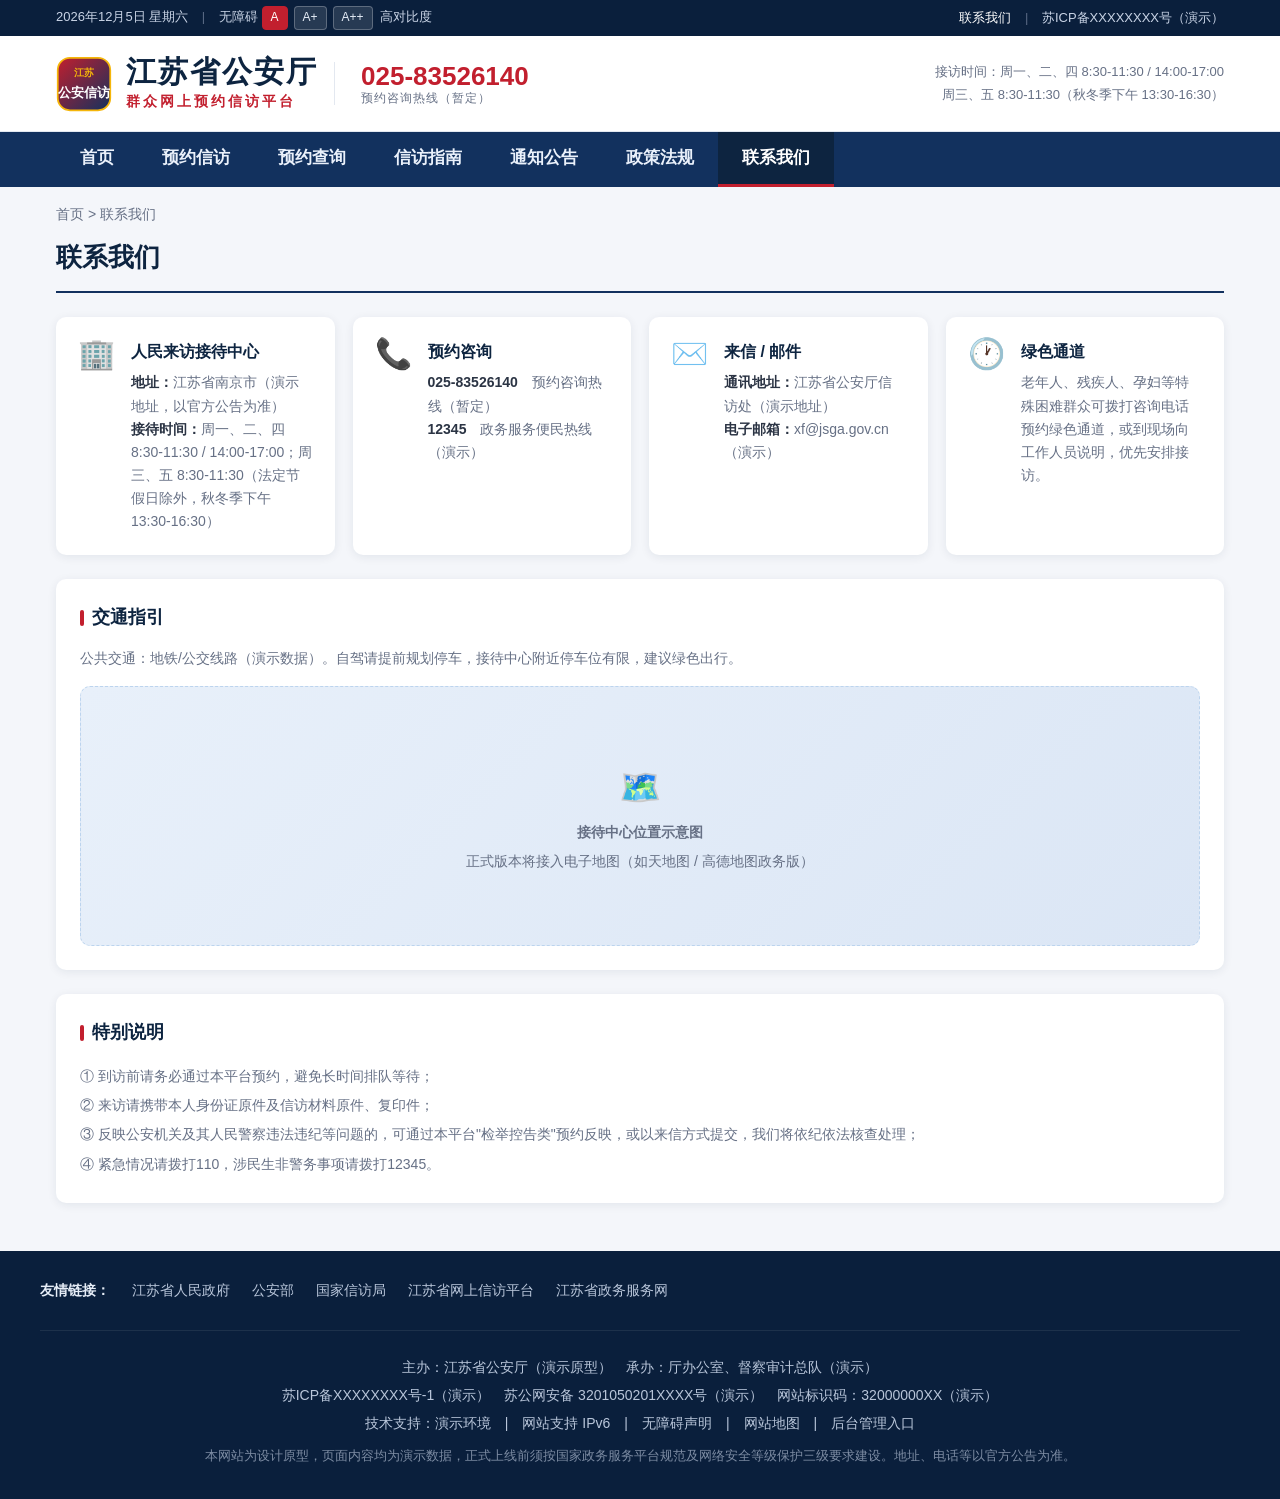
<file: contact.html>
<!DOCTYPE html>
<html lang="zh-CN">
<head>
<meta charset="UTF-8">
<meta name="viewport" content="width=device-width, initial-scale=1.0">
<title>联系我们 - 江苏省公安厅群众网上预约信访平台</title>
<link rel="stylesheet" href="css/style.css">
</head>
<body>
<a class="skip-link" href="#main">跳到主要内容</a>

<!-- 顶部工具条 -->
<div class="topbar">
  <div class="container topbar-inner">
    <div class="topbar-left">
      <span id="today"></span>
      <span class="sep">|</span>
      <span>无障碍</span>
      <span class="font-ctrl">
        <button type="button" class="fc-btn" data-fs="0" aria-label="标准字号">A</button>
        <button type="button" class="fc-btn" data-fs="1" aria-label="放大字号">A+</button>
        <button type="button" class="fc-btn" data-fs="2" aria-label="更大字号">A++</button>
      </span>
      <button type="button" id="btn-contrast" class="fc-btn" style="background:none;border:none;color:#c9d4e6;padding:0 4px">高对比度</button>
    </div>
    <div class="topbar-right">
      <a href="contact.html" style="color:#fff">联系我们</a>
      <span class="sep">|</span>
      <span>苏ICP备XXXXXXXX号（演示）</span>
    </div>
  </div>
</div>

<!-- 页头 -->
<header class="site-header">
  <div class="container header-inner">
    <div class="brand">
      <svg class="logo" viewBox="0 0 64 64" width="56" height="56" role="img" aria-label="江苏公安信访平台标识">
        <defs>
          <linearGradient id="jsxfGrad" x1="0" y1="0" x2="1" y2="1">
            <stop offset="0" stop-color="#c21f2e"/>
            <stop offset="1" stop-color="#12315e"/>
          </linearGradient>
        </defs>
        <rect x="2" y="2" width="60" height="60" rx="14" fill="url(#jsxfGrad)"/>
        <rect x="2" y="2" width="60" height="60" rx="14" fill="none" stroke="#f5b60a" stroke-width="2"/>
        <text x="32" y="23" text-anchor="middle" font-size="11" fill="#f5b60a" font-weight="bold">江苏</text>
        <text x="32" y="47" text-anchor="middle" font-size="15" fill="#ffffff" font-weight="bold">公安信访</text>
      </svg>
      <div class="brand-text">
        <h1>江苏省公安厅</h1>
        <p>群众网上预约信访平台</p>
      </div>
    </div>
    <div class="header-hotline">025-83526140<span>预约咨询热线（暂定）</span></div>
    <div class="header-time">接访时间：周一、二、四 8:30-11:30 / 14:00-17:00<br>周三、五 8:30-11:30（秋冬季下午 13:30-16:30）</div>
  </div>
</header>

<!-- 主导航 -->
<nav class="main-nav" id="mainNav" aria-label="主导航">
  <div class="container nav-inner">
    <button type="button" class="nav-toggle" id="navToggle" aria-expanded="false" aria-controls="navList">☰ 菜单</button>
    <ul id="navList">
      <li><a href="index.html">首页</a></li>
      <li><a href="appointment.html">预约信访</a></li>
      <li><a href="query.html">预约查询</a></li>
      <li><a href="guide.html">信访指南</a></li>
      <li><a href="news.html">通知公告</a></li>
      <li><a href="policy.html">政策法规</a></li>
      <li><a href="contact.html" class="active" aria-current="page">联系我们</a></li>
    </ul>
  </div>
</nav>

<main id="main" class="container">
  <nav class="breadcrumb" aria-label="面包屑"><a href="index.html">首页</a> &gt; 联系我们</nav>
  <h2 class="page-title">联系我们</h2>

  <div class="contact-grid">
    <div class="contact-card">
      <span class="cc-icon">🏢</span>
      <div>
        <h3>人民来访接待中心</h3>
        <p><b>地址：</b>江苏省南京市（演示地址，以官方公告为准）</p>
        <p><b>接待时间：</b>周一、二、四 8:30-11:30 / 14:00-17:00；周三、五 8:30-11:30（法定节假日除外，秋冬季下午 13:30-16:30）</p>
      </div>
    </div>
    <div class="contact-card">
      <span class="cc-icon">📞</span>
      <div>
        <h3>预约咨询</h3>
        <p><b>025-83526140</b>　预约咨询热线（暂定）</p>
        <p><b>12345</b>　政务服务便民热线（演示）</p>
      </div>
    </div>
    <div class="contact-card">
      <span class="cc-icon">✉️</span>
      <div>
        <h3>来信 / 邮件</h3>
        <p><b>通讯地址：</b>江苏省公安厅信访处（演示地址）</p>
        <p><b>电子邮箱：</b>xf@jsga.gov.cn（演示）</p>
      </div>
    </div>
    <div class="contact-card">
      <span class="cc-icon">🕐</span>
      <div>
        <h3>绿色通道</h3>
        <p>老年人、残疾人、孕妇等特殊困难群众可拨打咨询电话预约绿色通道，或到现场向工作人员说明，优先安排接访。</p>
      </div>
    </div>
  </div>

  <div class="card" style="margin-bottom:24px">
    <h3 class="card-title">交通指引</h3>
    <p style="font-size:14px;color:var(--muted);margin-bottom:16px">公共交通：地铁/公交线路（演示数据）。自驾请提前规划停车，接待中心附近停车位有限，建议绿色出行。</p>
    <div class="map-placeholder">
      <div style="font-size:34px">🗺️</div>
      <b>接待中心位置示意图</b>
      <span>正式版本将接入电子地图（如天地图 / 高德地图政务版）</span>
    </div>
  </div>

  <div class="card">
    <h3 class="card-title">特别说明</h3>
    <ul style="font-size:14px;color:var(--muted);line-height:2.1">
      <li>① 到访前请务必通过本平台预约，避免长时间排队等待；</li>
      <li>② 来访请携带本人身份证原件及信访材料原件、复印件；</li>
      <li>③ 反映公安机关及其人民警察违法违纪等问题的，可通过本平台"检举控告类"预约反映，或以来信方式提交，我们将依纪依法核查处理；</li>
      <li>④ 紧急情况请拨打110，涉民生非警务事项请拨打12345。</li>
    </ul>
  </div>
</main>

<!-- 页脚 -->
<footer class="footer">
  <div class="container footer-links">
    <div class="fl-group">
      <b>友情链接：</b>
      <a href="#">江苏省人民政府</a>
      <a href="#">公安部</a>
      <a href="#">国家信访局</a>
      <a href="#">江苏省网上信访平台</a>
      <a href="#">江苏省政务服务网</a>
    </div>
  </div>
  <div class="container footer-info">
    <p>主办：江苏省公安厅（演示原型）　承办：厅办公室、督察审计总队（演示）</p>
    <p><a href="#">苏ICP备XXXXXXXX号-1</a>（演示）　苏公网安备 3201050201XXXX号（演示）　网站标识码：32000000XX（演示）</p>
    <p>技术支持：演示环境　|　网站支持 IPv6　|　<a href="#">无障碍声明</a>　|　<a href="#">网站地图</a>　|　<a href="admin.html">后台管理入口</a></p>
    <p class="disclaimer">本网站为设计原型，页面内容均为演示数据，正式上线前须按国家政务服务平台规范及网络安全等级保护三级要求建设。地址、电话等以官方公告为准。</p>
  </div>
</footer>

<script src="js/main.js"></script>
</body>
</html>
</file>
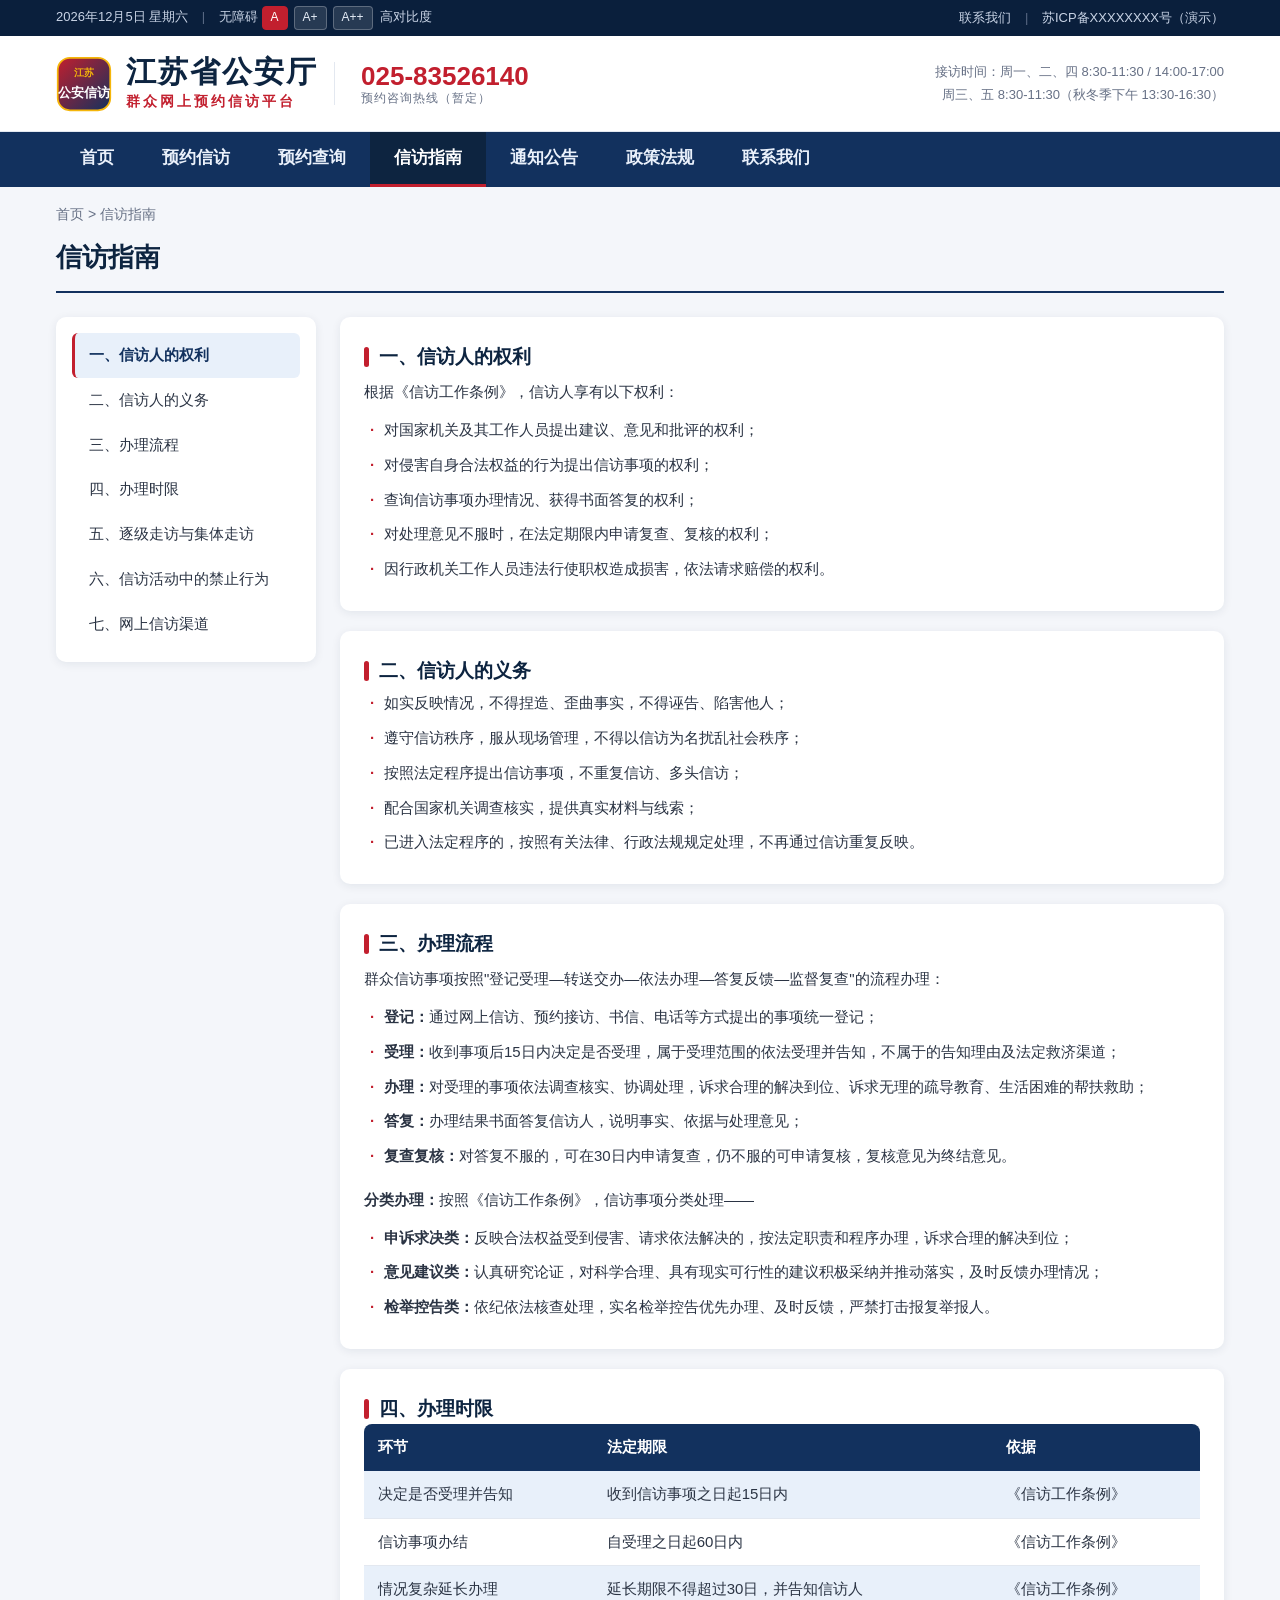
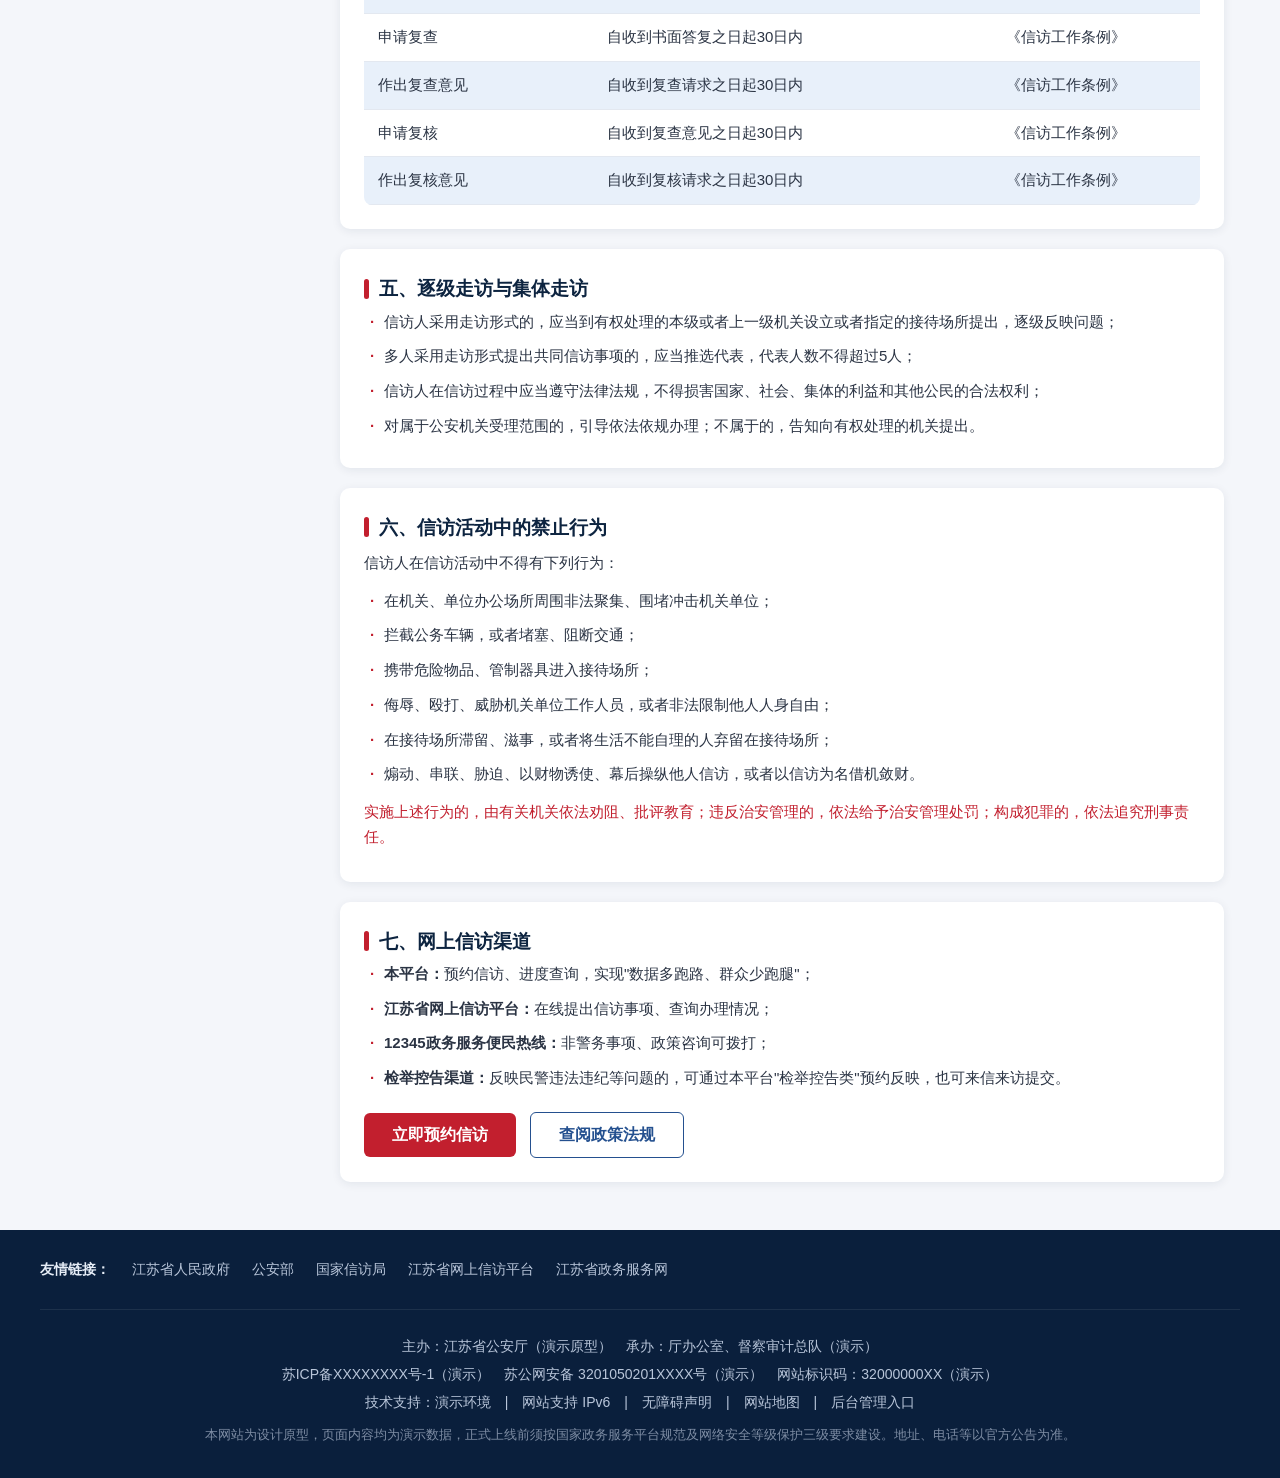
<file: guide.html>
<!DOCTYPE html>
<html lang="zh-CN">
<head>
<meta charset="UTF-8">
<meta name="viewport" content="width=device-width, initial-scale=1.0">
<title>信访指南 - 江苏省公安厅群众网上预约信访平台</title>
<link rel="stylesheet" href="css/style.css">
</head>
<body>
<a class="skip-link" href="#main">跳到主要内容</a>

<!-- 顶部工具条 -->
<div class="topbar">
  <div class="container topbar-inner">
    <div class="topbar-left">
      <span id="today"></span>
      <span class="sep">|</span>
      <span>无障碍</span>
      <span class="font-ctrl">
        <button type="button" class="fc-btn" data-fs="0" aria-label="标准字号">A</button>
        <button type="button" class="fc-btn" data-fs="1" aria-label="放大字号">A+</button>
        <button type="button" class="fc-btn" data-fs="2" aria-label="更大字号">A++</button>
      </span>
      <button type="button" id="btn-contrast" class="fc-btn" style="background:none;border:none;color:#c9d4e6;padding:0 4px">高对比度</button>
    </div>
    <div class="topbar-right">
      <a href="contact.html">联系我们</a>
      <span class="sep">|</span>
      <span>苏ICP备XXXXXXXX号（演示）</span>
    </div>
  </div>
</div>

<!-- 页头 -->
<header class="site-header">
  <div class="container header-inner">
    <div class="brand">
      <svg class="logo" viewBox="0 0 64 64" width="56" height="56" role="img" aria-label="江苏公安信访平台标识">
        <defs>
          <linearGradient id="jsxfGrad" x1="0" y1="0" x2="1" y2="1">
            <stop offset="0" stop-color="#c21f2e"/>
            <stop offset="1" stop-color="#12315e"/>
          </linearGradient>
        </defs>
        <rect x="2" y="2" width="60" height="60" rx="14" fill="url(#jsxfGrad)"/>
        <rect x="2" y="2" width="60" height="60" rx="14" fill="none" stroke="#f5b60a" stroke-width="2"/>
        <text x="32" y="23" text-anchor="middle" font-size="11" fill="#f5b60a" font-weight="bold">江苏</text>
        <text x="32" y="47" text-anchor="middle" font-size="15" fill="#ffffff" font-weight="bold">公安信访</text>
      </svg>
      <div class="brand-text">
        <h1>江苏省公安厅</h1>
        <p>群众网上预约信访平台</p>
      </div>
    </div>
    <div class="header-hotline">025-83526140<span>预约咨询热线（暂定）</span></div>
    <div class="header-time">接访时间：周一、二、四 8:30-11:30 / 14:00-17:00<br>周三、五 8:30-11:30（秋冬季下午 13:30-16:30）</div>
  </div>
</header>

<!-- 主导航 -->
<nav class="main-nav" id="mainNav" aria-label="主导航">
  <div class="container nav-inner">
    <button type="button" class="nav-toggle" id="navToggle" aria-expanded="false" aria-controls="navList">☰ 菜单</button>
    <ul id="navList">
      <li><a href="index.html">首页</a></li>
      <li><a href="appointment.html">预约信访</a></li>
      <li><a href="query.html">预约查询</a></li>
      <li><a href="guide.html" class="active" aria-current="page">信访指南</a></li>
      <li><a href="news.html">通知公告</a></li>
      <li><a href="policy.html">政策法规</a></li>
      <li><a href="contact.html">联系我们</a></li>
    </ul>
  </div>
</nav>

<main id="main" class="container">
  <nav class="breadcrumb" aria-label="面包屑"><a href="index.html">首页</a> &gt; 信访指南</nav>
  <h2 class="page-title">信访指南</h2>

  <div class="guide-grid">
    <nav class="guide-nav" aria-label="指南目录">
      <a href="#s1">一、信访人的权利</a>
      <a href="#s2">二、信访人的义务</a>
      <a href="#s3">三、办理流程</a>
      <a href="#s4">四、办理时限</a>
      <a href="#s5">五、逐级走访与集体走访</a>
      <a href="#s6">六、信访活动中的禁止行为</a>
      <a href="#s7">七、网上信访渠道</a>
    </nav>

    <div class="guide-content">
      <section class="card" id="s1">
        <h3>一、信访人的权利</h3>
        <p>根据《信访工作条例》，信访人享有以下权利：</p>
        <ul>
          <li>对国家机关及其工作人员提出建议、意见和批评的权利；</li>
          <li>对侵害自身合法权益的行为提出信访事项的权利；</li>
          <li>查询信访事项办理情况、获得书面答复的权利；</li>
          <li>对处理意见不服时，在法定期限内申请复查、复核的权利；</li>
          <li>因行政机关工作人员违法行使职权造成损害，依法请求赔偿的权利。</li>
        </ul>
      </section>

      <section class="card" id="s2">
        <h3>二、信访人的义务</h3>
        <ul>
          <li>如实反映情况，不得捏造、歪曲事实，不得诬告、陷害他人；</li>
          <li>遵守信访秩序，服从现场管理，不得以信访为名扰乱社会秩序；</li>
          <li>按照法定程序提出信访事项，不重复信访、多头信访；</li>
          <li>配合国家机关调查核实，提供真实材料与线索；</li>
          <li>已进入法定程序的，按照有关法律、行政法规规定处理，不再通过信访重复反映。</li>
        </ul>
      </section>

      <section class="card" id="s3">
        <h3>三、办理流程</h3>
        <p>群众信访事项按照"登记受理—转送交办—依法办理—答复反馈—监督复查"的流程办理：</p>
        <ul>
          <li><b>登记：</b>通过网上信访、预约接访、书信、电话等方式提出的事项统一登记；</li>
          <li><b>受理：</b>收到事项后15日内决定是否受理，属于受理范围的依法受理并告知，不属于的告知理由及法定救济渠道；</li>
          <li><b>办理：</b>对受理的事项依法调查核实、协调处理，诉求合理的解决到位、诉求无理的疏导教育、生活困难的帮扶救助；</li>
          <li><b>答复：</b>办理结果书面答复信访人，说明事实、依据与处理意见；</li>
          <li><b>复查复核：</b>对答复不服的，可在30日内申请复查，仍不服的可申请复核，复核意见为终结意见。</li>
        </ul>
        <p style="margin-top:14px"><b>分类办理：</b>按照《信访工作条例》，信访事项分类处理——</p>
        <ul>
          <li><b>申诉求决类：</b>反映合法权益受到侵害、请求依法解决的，按法定职责和程序办理，诉求合理的解决到位；</li>
          <li><b>意见建议类：</b>认真研究论证，对科学合理、具有现实可行性的建议积极采纳并推动落实，及时反馈办理情况；</li>
          <li><b>检举控告类：</b>依纪依法核查处理，实名检举控告优先办理、及时反馈，严禁打击报复举报人。</li>
        </ul>
      </section>

      <section class="card" id="s4">
        <h3>四、办理时限</h3>
        <table class="guide-table">
          <tr><th>环节</th><th>法定期限</th><th>依据</th></tr>
          <tr><td>决定是否受理并告知</td><td>收到信访事项之日起15日内</td><td>《信访工作条例》</td></tr>
          <tr><td>信访事项办结</td><td>自受理之日起60日内</td><td>《信访工作条例》</td></tr>
          <tr><td>情况复杂延长办理</td><td>延长期限不得超过30日，并告知信访人</td><td>《信访工作条例》</td></tr>
          <tr><td>申请复查</td><td>自收到书面答复之日起30日内</td><td>《信访工作条例》</td></tr>
          <tr><td>作出复查意见</td><td>自收到复查请求之日起30日内</td><td>《信访工作条例》</td></tr>
          <tr><td>申请复核</td><td>自收到复查意见之日起30日内</td><td>《信访工作条例》</td></tr>
          <tr><td>作出复核意见</td><td>自收到复核请求之日起30日内</td><td>《信访工作条例》</td></tr>
        </table>
      </section>

      <section class="card" id="s5">
        <h3>五、逐级走访与集体走访</h3>
        <ul>
          <li>信访人采用走访形式的，应当到有权处理的本级或者上一级机关设立或者指定的接待场所提出，逐级反映问题；</li>
          <li>多人采用走访形式提出共同信访事项的，应当推选代表，代表人数不得超过5人；</li>
          <li>信访人在信访过程中应当遵守法律法规，不得损害国家、社会、集体的利益和其他公民的合法权利；</li>
          <li>对属于公安机关受理范围的，引导依法依规办理；不属于的，告知向有权处理的机关提出。</li>
        </ul>
      </section>

      <section class="card" id="s6">
        <h3>六、信访活动中的禁止行为</h3>
        <p>信访人在信访活动中不得有下列行为：</p>
        <ul>
          <li>在机关、单位办公场所周围非法聚集、围堵冲击机关单位；</li>
          <li>拦截公务车辆，或者堵塞、阻断交通；</li>
          <li>携带危险物品、管制器具进入接待场所；</li>
          <li>侮辱、殴打、威胁机关单位工作人员，或者非法限制他人人身自由；</li>
          <li>在接待场所滞留、滋事，或者将生活不能自理的人弃留在接待场所；</li>
          <li>煽动、串联、胁迫、以财物诱使、幕后操纵他人信访，或者以信访为名借机敛财。</li>
        </ul>
        <p style="color:var(--red)">实施上述行为的，由有关机关依法劝阻、批评教育；违反治安管理的，依法给予治安管理处罚；构成犯罪的，依法追究刑事责任。</p>
      </section>

      <section class="card" id="s7">
        <h3>七、网上信访渠道</h3>
        <ul>
          <li><b>本平台：</b>预约信访、进度查询，实现"数据多跑路、群众少跑腿"；</li>
          <li><b>江苏省网上信访平台：</b>在线提出信访事项、查询办理情况；</li>
          <li><b>12345政务服务便民热线：</b>非警务事项、政策咨询可拨打；</li>
          <li><b>检举控告渠道：</b>反映民警违法违纪等问题的，可通过本平台"检举控告类"预约反映，也可来信来访提交。</li>
        </ul>
        <div style="margin-top:16px">
          <a href="appointment.html" class="btn btn-primary">立即预约信访</a>
          <a href="policy.html" class="btn btn-outline" style="margin-left:10px">查阅政策法规</a>
        </div>
      </section>
    </div>
  </div>
</main>

<!-- 页脚 -->
<footer class="footer">
  <div class="container footer-links">
    <div class="fl-group">
      <b>友情链接：</b>
      <a href="#">江苏省人民政府</a>
      <a href="#">公安部</a>
      <a href="#">国家信访局</a>
      <a href="#">江苏省网上信访平台</a>
      <a href="#">江苏省政务服务网</a>
    </div>
  </div>
  <div class="container footer-info">
    <p>主办：江苏省公安厅（演示原型）　承办：厅办公室、督察审计总队（演示）</p>
    <p><a href="#">苏ICP备XXXXXXXX号-1</a>（演示）　苏公网安备 3201050201XXXX号（演示）　网站标识码：32000000XX（演示）</p>
    <p>技术支持：演示环境　|　网站支持 IPv6　|　<a href="#">无障碍声明</a>　|　<a href="#">网站地图</a>　|　<a href="admin.html">后台管理入口</a></p>
    <p class="disclaimer">本网站为设计原型，页面内容均为演示数据，正式上线前须按国家政务服务平台规范及网络安全等级保护三级要求建设。地址、电话等以官方公告为准。</p>
  </div>
</footer>

<script src="js/main.js"></script>
</body>
</html>
</file>
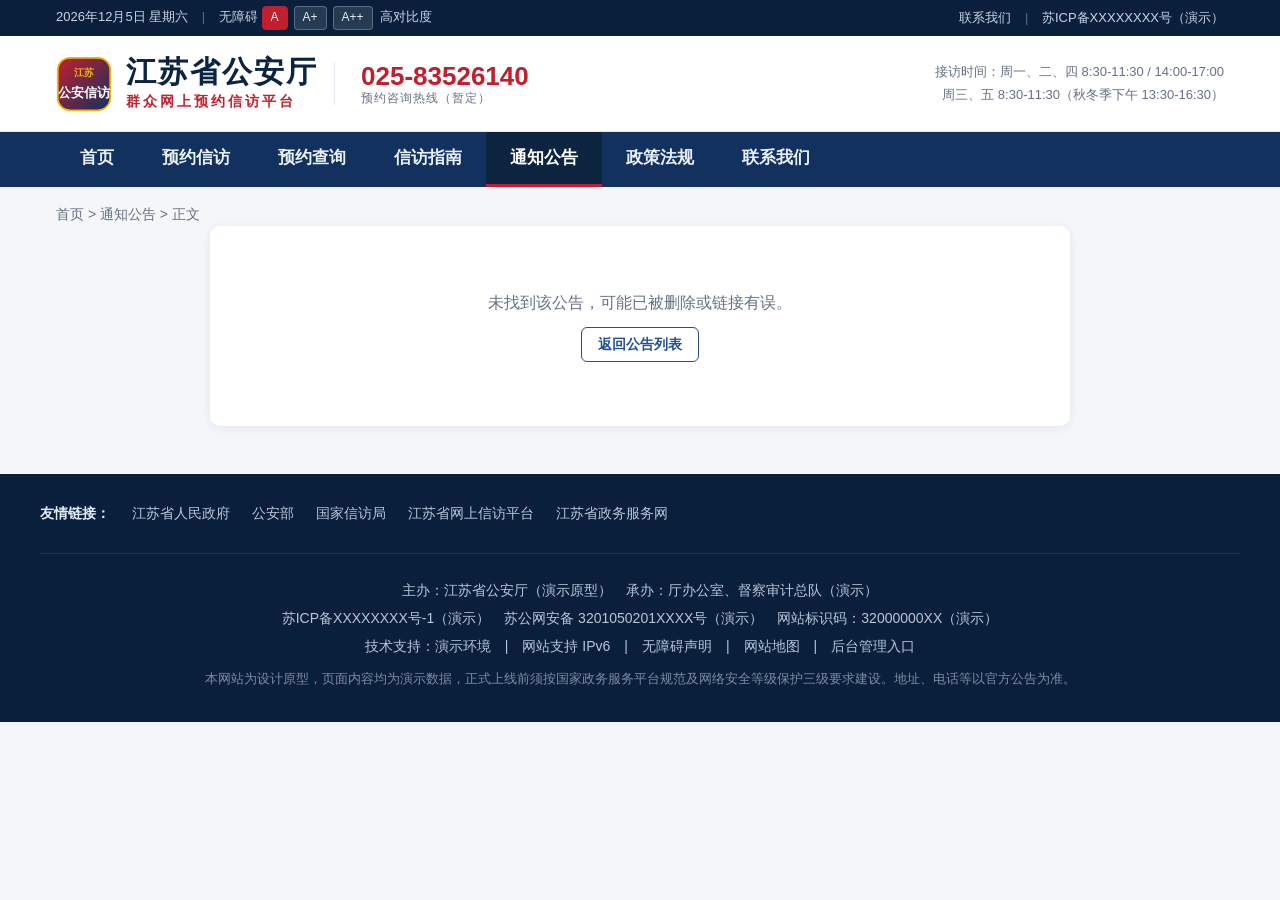
<file: news-detail.html>
<!DOCTYPE html>
<html lang="zh-CN">
<head>
<meta charset="UTF-8">
<meta name="viewport" content="width=device-width, initial-scale=1.0">
<title>关于规范网上预约信访有关事项的通告 - 通知公告 - 江苏省公安厅群众网上预约信访平台</title>
<link rel="stylesheet" href="css/style.css">
</head>
<body>
<a class="skip-link" href="#main">跳到主要内容</a>

<!-- 顶部工具条 -->
<div class="topbar">
  <div class="container topbar-inner">
    <div class="topbar-left">
      <span id="today"></span>
      <span class="sep">|</span>
      <span>无障碍</span>
      <span class="font-ctrl">
        <button type="button" class="fc-btn" data-fs="0" aria-label="标准字号">A</button>
        <button type="button" class="fc-btn" data-fs="1" aria-label="放大字号">A+</button>
        <button type="button" class="fc-btn" data-fs="2" aria-label="更大字号">A++</button>
      </span>
      <button type="button" id="btn-contrast" class="fc-btn" style="background:none;border:none;color:#c9d4e6;padding:0 4px">高对比度</button>
    </div>
    <div class="topbar-right">
      <a href="contact.html">联系我们</a>
      <span class="sep">|</span>
      <span>苏ICP备XXXXXXXX号（演示）</span>
    </div>
  </div>
</div>

<!-- 页头 -->
<header class="site-header">
  <div class="container header-inner">
    <div class="brand">
      <svg class="logo" viewBox="0 0 64 64" width="56" height="56" role="img" aria-label="江苏公安信访平台标识">
        <defs>
          <linearGradient id="jsxfGrad" x1="0" y1="0" x2="1" y2="1">
            <stop offset="0" stop-color="#c21f2e"/>
            <stop offset="1" stop-color="#12315e"/>
          </linearGradient>
        </defs>
        <rect x="2" y="2" width="60" height="60" rx="14" fill="url(#jsxfGrad)"/>
        <rect x="2" y="2" width="60" height="60" rx="14" fill="none" stroke="#f5b60a" stroke-width="2"/>
        <text x="32" y="23" text-anchor="middle" font-size="11" fill="#f5b60a" font-weight="bold">江苏</text>
        <text x="32" y="47" text-anchor="middle" font-size="15" fill="#ffffff" font-weight="bold">公安信访</text>
      </svg>
      <div class="brand-text">
        <h1>江苏省公安厅</h1>
        <p>群众网上预约信访平台</p>
      </div>
    </div>
    <div class="header-hotline">025-83526140<span>预约咨询热线（暂定）</span></div>
    <div class="header-time">接访时间：周一、二、四 8:30-11:30 / 14:00-17:00<br>周三、五 8:30-11:30（秋冬季下午 13:30-16:30）</div>
  </div>
</header>

<!-- 主导航 -->
<nav class="main-nav" id="mainNav" aria-label="主导航">
  <div class="container nav-inner">
    <button type="button" class="nav-toggle" id="navToggle" aria-expanded="false" aria-controls="navList">☰ 菜单</button>
    <ul id="navList">
      <li><a href="index.html">首页</a></li>
      <li><a href="appointment.html">预约信访</a></li>
      <li><a href="query.html">预约查询</a></li>
      <li><a href="guide.html">信访指南</a></li>
      <li><a href="news.html" class="active" aria-current="page">通知公告</a></li>
      <li><a href="policy.html">政策法规</a></li>
      <li><a href="contact.html">联系我们</a></li>
    </ul>
  </div>
</nav>

<main id="main" class="container">
  <nav class="breadcrumb" aria-label="面包屑"><a href="index.html">首页</a> &gt; <a href="news.html">通知公告</a> &gt; 正文</nav>

  <article class="article" id="articleRoot"></article>
</main>

<!-- 页脚 -->
<footer class="footer">
  <div class="container footer-links">
    <div class="fl-group">
      <b>友情链接：</b>
      <a href="#">江苏省人民政府</a>
      <a href="#">公安部</a>
      <a href="#">国家信访局</a>
      <a href="#">江苏省网上信访平台</a>
      <a href="#">江苏省政务服务网</a>
    </div>
  </div>
  <div class="container footer-info">
    <p>主办：江苏省公安厅（演示原型）　承办：厅办公室、督察审计总队（演示）</p>
    <p><a href="#">苏ICP备XXXXXXXX号-1</a>（演示）　苏公网安备 3201050201XXXX号（演示）　网站标识码：32000000XX（演示）</p>
    <p>技术支持：演示环境　|　网站支持 IPv6　|　<a href="#">无障碍声明</a>　|　<a href="#">网站地图</a>　|　<a href="admin.html">后台管理入口</a></p>
    <p class="disclaimer">本网站为设计原型，页面内容均为演示数据，正式上线前须按国家政务服务平台规范及网络安全等级保护三级要求建设。地址、电话等以官方公告为准。</p>
  </div>
</footer>

<script src="js/main.js"></script>
<script>
XF.announcements.renderDetail(document.getElementById('articleRoot'));
</script>
</body>
</html>
</file>
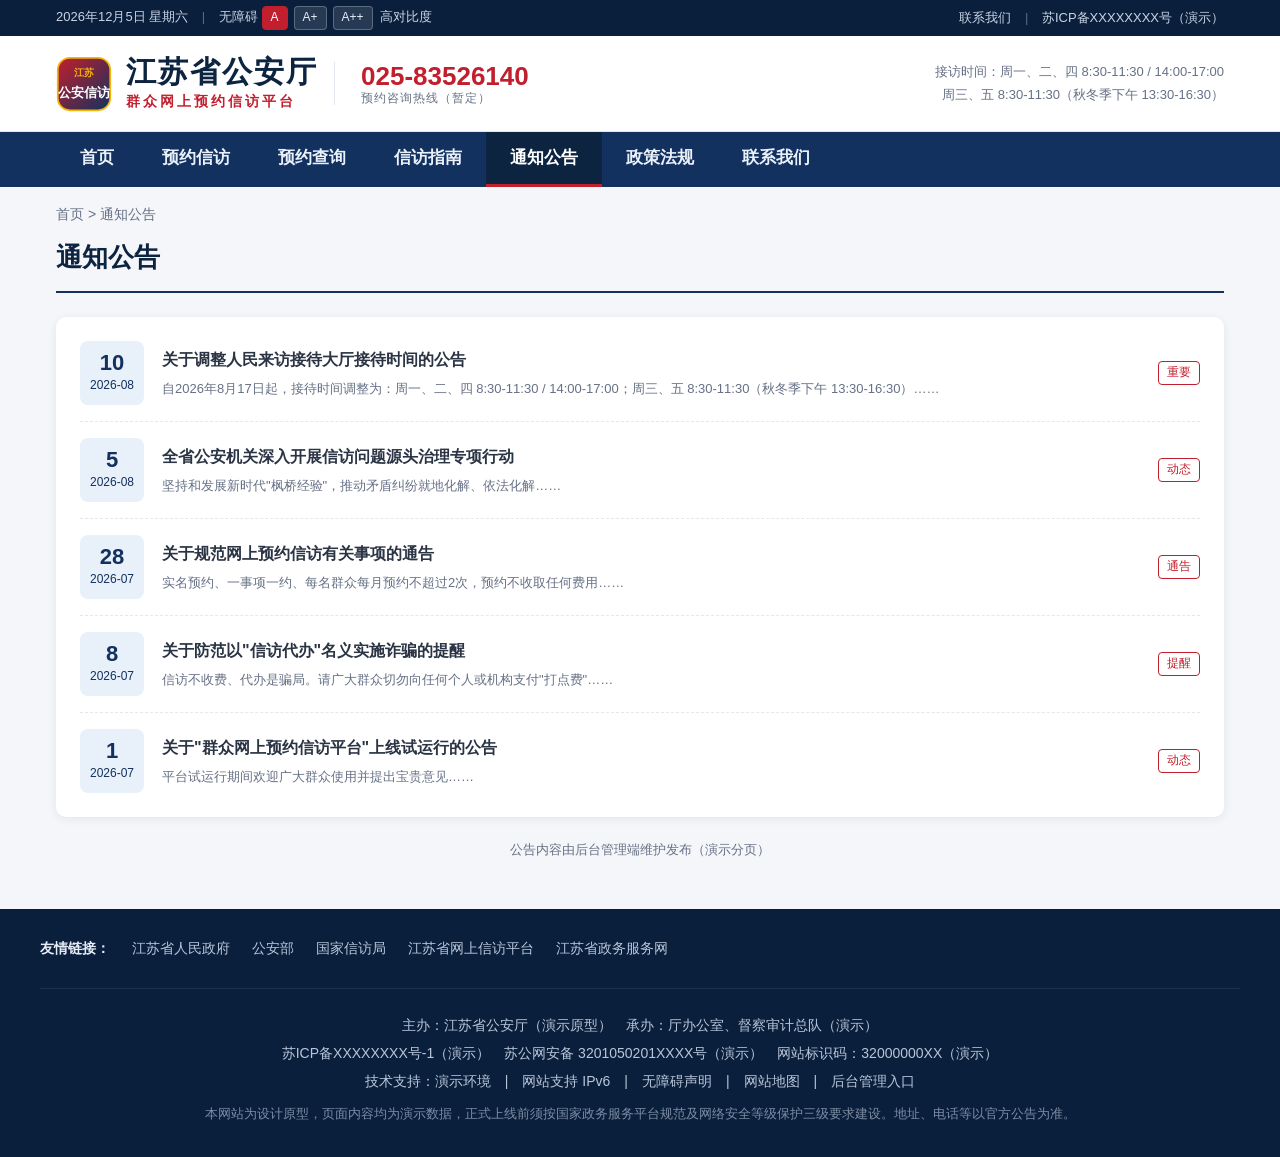
<file: news.html>
<!DOCTYPE html>
<html lang="zh-CN">
<head>
<meta charset="UTF-8">
<meta name="viewport" content="width=device-width, initial-scale=1.0">
<title>通知公告 - 江苏省公安厅群众网上预约信访平台</title>
<link rel="stylesheet" href="css/style.css">
</head>
<body>
<a class="skip-link" href="#main">跳到主要内容</a>

<!-- 顶部工具条 -->
<div class="topbar">
  <div class="container topbar-inner">
    <div class="topbar-left">
      <span id="today"></span>
      <span class="sep">|</span>
      <span>无障碍</span>
      <span class="font-ctrl">
        <button type="button" class="fc-btn" data-fs="0" aria-label="标准字号">A</button>
        <button type="button" class="fc-btn" data-fs="1" aria-label="放大字号">A+</button>
        <button type="button" class="fc-btn" data-fs="2" aria-label="更大字号">A++</button>
      </span>
      <button type="button" id="btn-contrast" class="fc-btn" style="background:none;border:none;color:#c9d4e6;padding:0 4px">高对比度</button>
    </div>
    <div class="topbar-right">
      <a href="contact.html">联系我们</a>
      <span class="sep">|</span>
      <span>苏ICP备XXXXXXXX号（演示）</span>
    </div>
  </div>
</div>

<!-- 页头 -->
<header class="site-header">
  <div class="container header-inner">
    <div class="brand">
      <svg class="logo" viewBox="0 0 64 64" width="56" height="56" role="img" aria-label="江苏公安信访平台标识">
        <defs>
          <linearGradient id="jsxfGrad" x1="0" y1="0" x2="1" y2="1">
            <stop offset="0" stop-color="#c21f2e"/>
            <stop offset="1" stop-color="#12315e"/>
          </linearGradient>
        </defs>
        <rect x="2" y="2" width="60" height="60" rx="14" fill="url(#jsxfGrad)"/>
        <rect x="2" y="2" width="60" height="60" rx="14" fill="none" stroke="#f5b60a" stroke-width="2"/>
        <text x="32" y="23" text-anchor="middle" font-size="11" fill="#f5b60a" font-weight="bold">江苏</text>
        <text x="32" y="47" text-anchor="middle" font-size="15" fill="#ffffff" font-weight="bold">公安信访</text>
      </svg>
      <div class="brand-text">
        <h1>江苏省公安厅</h1>
        <p>群众网上预约信访平台</p>
      </div>
    </div>
    <div class="header-hotline">025-83526140<span>预约咨询热线（暂定）</span></div>
    <div class="header-time">接访时间：周一、二、四 8:30-11:30 / 14:00-17:00<br>周三、五 8:30-11:30（秋冬季下午 13:30-16:30）</div>
  </div>
</header>

<!-- 主导航 -->
<nav class="main-nav" id="mainNav" aria-label="主导航">
  <div class="container nav-inner">
    <button type="button" class="nav-toggle" id="navToggle" aria-expanded="false" aria-controls="navList">☰ 菜单</button>
    <ul id="navList">
      <li><a href="index.html">首页</a></li>
      <li><a href="appointment.html">预约信访</a></li>
      <li><a href="query.html">预约查询</a></li>
      <li><a href="guide.html">信访指南</a></li>
      <li><a href="news.html" class="active" aria-current="page">通知公告</a></li>
      <li><a href="policy.html">政策法规</a></li>
      <li><a href="contact.html">联系我们</a></li>
    </ul>
  </div>
</nav>

<main id="main" class="container">
  <nav class="breadcrumb" aria-label="面包屑"><a href="index.html">首页</a> &gt; 通知公告</nav>
  <h2 class="page-title">通知公告</h2>

  <div class="news-list" id="newsList"></div>

  <div style="text-align:center;margin-top:22px">
    <p style="font-size:13px;color:var(--muted)">公告内容由后台管理端维护发布（演示分页）</p>
  </div>
</main>

<!-- 页脚 -->
<footer class="footer">
  <div class="container footer-links">
    <div class="fl-group">
      <b>友情链接：</b>
      <a href="#">江苏省人民政府</a>
      <a href="#">公安部</a>
      <a href="#">国家信访局</a>
      <a href="#">江苏省网上信访平台</a>
      <a href="#">江苏省政务服务网</a>
    </div>
  </div>
  <div class="container footer-info">
    <p>主办：江苏省公安厅（演示原型）　承办：厅办公室、督察审计总队（演示）</p>
    <p><a href="#">苏ICP备XXXXXXXX号-1</a>（演示）　苏公网安备 3201050201XXXX号（演示）　网站标识码：32000000XX（演示）</p>
    <p>技术支持：演示环境　|　网站支持 IPv6　|　<a href="#">无障碍声明</a>　|　<a href="#">网站地图</a>　|　<a href="admin.html">后台管理入口</a></p>
    <p class="disclaimer">本网站为设计原型，页面内容均为演示数据，正式上线前须按国家政务服务平台规范及网络安全等级保护三级要求建设。地址、电话等以官方公告为准。</p>
  </div>
</footer>

<script src="js/main.js"></script>
<script>XF.announcements.renderList(document.getElementById('newsList'), 50);</script>
</body>
</html>
</file>
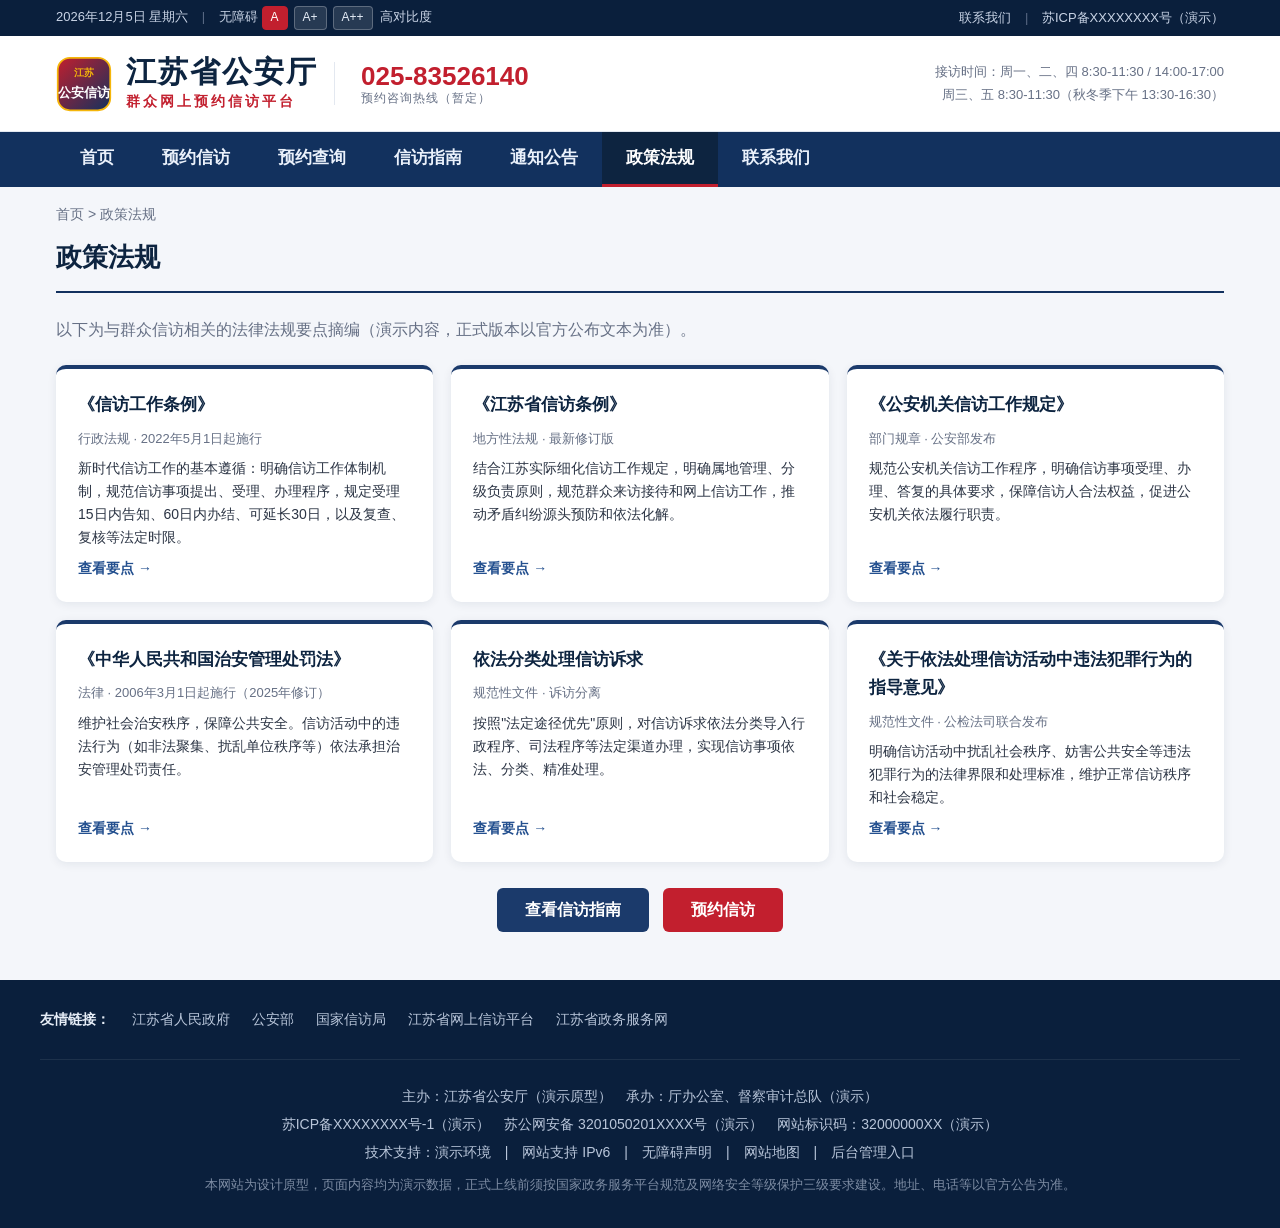
<file: policy.html>
<!DOCTYPE html>
<html lang="zh-CN">
<head>
<meta charset="UTF-8">
<meta name="viewport" content="width=device-width, initial-scale=1.0">
<title>政策法规 - 江苏省公安厅群众网上预约信访平台</title>
<link rel="stylesheet" href="css/style.css">
</head>
<body>
<a class="skip-link" href="#main">跳到主要内容</a>

<!-- 顶部工具条 -->
<div class="topbar">
  <div class="container topbar-inner">
    <div class="topbar-left">
      <span id="today"></span>
      <span class="sep">|</span>
      <span>无障碍</span>
      <span class="font-ctrl">
        <button type="button" class="fc-btn" data-fs="0" aria-label="标准字号">A</button>
        <button type="button" class="fc-btn" data-fs="1" aria-label="放大字号">A+</button>
        <button type="button" class="fc-btn" data-fs="2" aria-label="更大字号">A++</button>
      </span>
      <button type="button" id="btn-contrast" class="fc-btn" style="background:none;border:none;color:#c9d4e6;padding:0 4px">高对比度</button>
    </div>
    <div class="topbar-right">
      <a href="contact.html">联系我们</a>
      <span class="sep">|</span>
      <span>苏ICP备XXXXXXXX号（演示）</span>
    </div>
  </div>
</div>

<!-- 页头 -->
<header class="site-header">
  <div class="container header-inner">
    <div class="brand">
      <svg class="logo" viewBox="0 0 64 64" width="56" height="56" role="img" aria-label="江苏公安信访平台标识">
        <defs>
          <linearGradient id="jsxfGrad" x1="0" y1="0" x2="1" y2="1">
            <stop offset="0" stop-color="#c21f2e"/>
            <stop offset="1" stop-color="#12315e"/>
          </linearGradient>
        </defs>
        <rect x="2" y="2" width="60" height="60" rx="14" fill="url(#jsxfGrad)"/>
        <rect x="2" y="2" width="60" height="60" rx="14" fill="none" stroke="#f5b60a" stroke-width="2"/>
        <text x="32" y="23" text-anchor="middle" font-size="11" fill="#f5b60a" font-weight="bold">江苏</text>
        <text x="32" y="47" text-anchor="middle" font-size="15" fill="#ffffff" font-weight="bold">公安信访</text>
      </svg>
      <div class="brand-text">
        <h1>江苏省公安厅</h1>
        <p>群众网上预约信访平台</p>
      </div>
    </div>
    <div class="header-hotline">025-83526140<span>预约咨询热线（暂定）</span></div>
    <div class="header-time">接访时间：周一、二、四 8:30-11:30 / 14:00-17:00<br>周三、五 8:30-11:30（秋冬季下午 13:30-16:30）</div>
  </div>
</header>

<!-- 主导航 -->
<nav class="main-nav" id="mainNav" aria-label="主导航">
  <div class="container nav-inner">
    <button type="button" class="nav-toggle" id="navToggle" aria-expanded="false" aria-controls="navList">☰ 菜单</button>
    <ul id="navList">
      <li><a href="index.html">首页</a></li>
      <li><a href="appointment.html">预约信访</a></li>
      <li><a href="query.html">预约查询</a></li>
      <li><a href="guide.html">信访指南</a></li>
      <li><a href="news.html">通知公告</a></li>
      <li><a href="policy.html" class="active" aria-current="page">政策法规</a></li>
      <li><a href="contact.html">联系我们</a></li>
    </ul>
  </div>
</nav>

<main id="main" class="container">
  <nav class="breadcrumb" aria-label="面包屑"><a href="index.html">首页</a> &gt; 政策法规</nav>
  <h2 class="page-title">政策法规</h2>
  <p style="color:var(--muted);margin-bottom:22px">以下为与群众信访相关的法律法规要点摘编（演示内容，正式版本以官方公布文本为准）。</p>

  <div class="policy-grid">
    <div class="policy-card">
      <h3>《信访工作条例》</h3>
      <div class="p-meta">行政法规 · 2022年5月1日起施行</div>
      <p>新时代信访工作的基本遵循：明确信访工作体制机制，规范信访事项提出、受理、办理程序，规定受理15日内告知、60日内办结、可延长30日，以及复查、复核等法定时限。</p>
      <a class="p-link" href="#" onclick="window.showToast('演示：正式版将链接至权威发布页');return false;">查看要点 →</a>
    </div>
    <div class="policy-card">
      <h3>《江苏省信访条例》</h3>
      <div class="p-meta">地方性法规 · 最新修订版</div>
      <p>结合江苏实际细化信访工作规定，明确属地管理、分级负责原则，规范群众来访接待和网上信访工作，推动矛盾纠纷源头预防和依法化解。</p>
      <a class="p-link" href="#" onclick="window.showToast('演示：正式版将链接至权威发布页');return false;">查看要点 →</a>
    </div>
    <div class="policy-card">
      <h3>《公安机关信访工作规定》</h3>
      <div class="p-meta">部门规章 · 公安部发布</div>
      <p>规范公安机关信访工作程序，明确信访事项受理、办理、答复的具体要求，保障信访人合法权益，促进公安机关依法履行职责。</p>
      <a class="p-link" href="#" onclick="window.showToast('演示：正式版将链接至权威发布页');return false;">查看要点 →</a>
    </div>
    <div class="policy-card">
      <h3>《中华人民共和国治安管理处罚法》</h3>
      <div class="p-meta">法律 · 2006年3月1日起施行（2025年修订）</div>
      <p>维护社会治安秩序，保障公共安全。信访活动中的违法行为（如非法聚集、扰乱单位秩序等）依法承担治安管理处罚责任。</p>
      <a class="p-link" href="#" onclick="window.showToast('演示：正式版将链接至权威发布页');return false;">查看要点 →</a>
    </div>
    <div class="policy-card">
      <h3>依法分类处理信访诉求</h3>
      <div class="p-meta">规范性文件 · 诉访分离</div>
      <p>按照"法定途径优先"原则，对信访诉求依法分类导入行政程序、司法程序等法定渠道办理，实现信访事项依法、分类、精准处理。</p>
      <a class="p-link" href="#" onclick="window.showToast('演示：正式版将链接至权威发布页');return false;">查看要点 →</a>
    </div>
    <div class="policy-card">
      <h3>《关于依法处理信访活动中违法犯罪行为的指导意见》</h3>
      <div class="p-meta">规范性文件 · 公检法司联合发布</div>
      <p>明确信访活动中扰乱社会秩序、妨害公共安全等违法犯罪行为的法律界限和处理标准，维护正常信访秩序和社会稳定。</p>
      <a class="p-link" href="#" onclick="window.showToast('演示：正式版将链接至权威发布页');return false;">查看要点 →</a>
    </div>
  </div>

  <div style="margin-top:26px;text-align:center">
    <a href="guide.html" class="btn btn-blue">查看信访指南</a>
    <a href="appointment.html" class="btn btn-primary" style="margin-left:10px">预约信访</a>
  </div>
</main>

<!-- 页脚 -->
<footer class="footer">
  <div class="container footer-links">
    <div class="fl-group">
      <b>友情链接：</b>
      <a href="#">江苏省人民政府</a>
      <a href="#">公安部</a>
      <a href="#">国家信访局</a>
      <a href="#">江苏省网上信访平台</a>
      <a href="#">江苏省政务服务网</a>
    </div>
  </div>
  <div class="container footer-info">
    <p>主办：江苏省公安厅（演示原型）　承办：厅办公室、督察审计总队（演示）</p>
    <p><a href="#">苏ICP备XXXXXXXX号-1</a>（演示）　苏公网安备 3201050201XXXX号（演示）　网站标识码：32000000XX（演示）</p>
    <p>技术支持：演示环境　|　网站支持 IPv6　|　<a href="#">无障碍声明</a>　|　<a href="#">网站地图</a>　|　<a href="admin.html">后台管理入口</a></p>
    <p class="disclaimer">本网站为设计原型，页面内容均为演示数据，正式上线前须按国家政务服务平台规范及网络安全等级保护三级要求建设。地址、电话等以官方公告为准。</p>
  </div>
</footer>

<script src="js/main.js"></script>
</body>
</html>
</file>
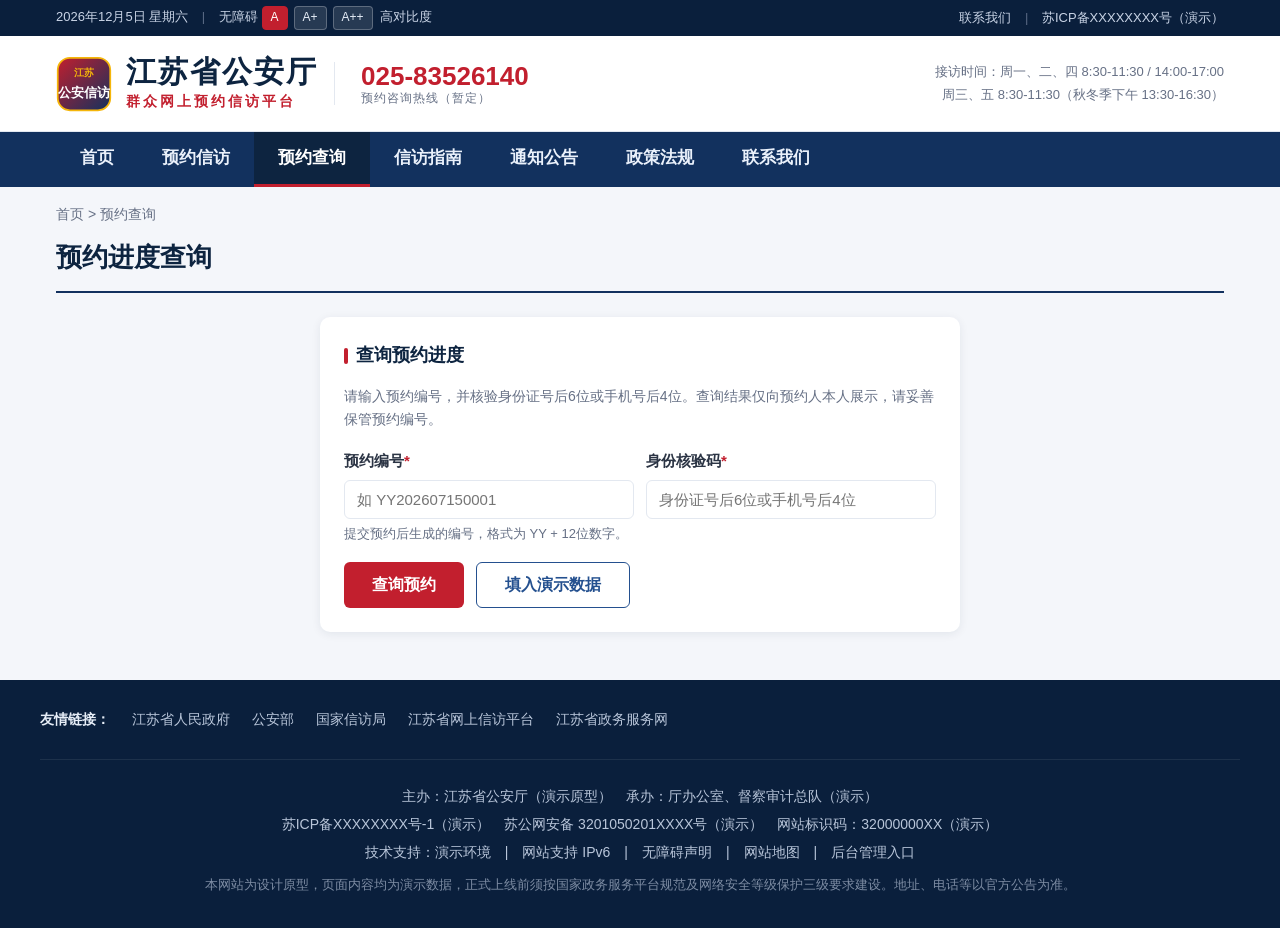
<file: query.html>
<!DOCTYPE html>
<html lang="zh-CN">
<head>
<meta charset="UTF-8">
<meta name="viewport" content="width=device-width, initial-scale=1.0">
<title>预约查询 - 江苏省公安厅群众网上预约信访平台</title>
<link rel="stylesheet" href="css/style.css">
</head>
<body>
<a class="skip-link" href="#main">跳到主要内容</a>

<!-- 顶部工具条 -->
<div class="topbar">
  <div class="container topbar-inner">
    <div class="topbar-left">
      <span id="today"></span>
      <span class="sep">|</span>
      <span>无障碍</span>
      <span class="font-ctrl">
        <button type="button" class="fc-btn" data-fs="0" aria-label="标准字号">A</button>
        <button type="button" class="fc-btn" data-fs="1" aria-label="放大字号">A+</button>
        <button type="button" class="fc-btn" data-fs="2" aria-label="更大字号">A++</button>
      </span>
      <button type="button" id="btn-contrast" class="fc-btn" style="background:none;border:none;color:#c9d4e6;padding:0 4px">高对比度</button>
    </div>
    <div class="topbar-right">
      <a href="contact.html">联系我们</a>
      <span class="sep">|</span>
      <span>苏ICP备XXXXXXXX号（演示）</span>
    </div>
  </div>
</div>

<!-- 页头 -->
<header class="site-header">
  <div class="container header-inner">
    <div class="brand">
      <svg class="logo" viewBox="0 0 64 64" width="56" height="56" role="img" aria-label="江苏公安信访平台标识">
        <defs>
          <linearGradient id="jsxfGrad" x1="0" y1="0" x2="1" y2="1">
            <stop offset="0" stop-color="#c21f2e"/>
            <stop offset="1" stop-color="#12315e"/>
          </linearGradient>
        </defs>
        <rect x="2" y="2" width="60" height="60" rx="14" fill="url(#jsxfGrad)"/>
        <rect x="2" y="2" width="60" height="60" rx="14" fill="none" stroke="#f5b60a" stroke-width="2"/>
        <text x="32" y="23" text-anchor="middle" font-size="11" fill="#f5b60a" font-weight="bold">江苏</text>
        <text x="32" y="47" text-anchor="middle" font-size="15" fill="#ffffff" font-weight="bold">公安信访</text>
      </svg>
      <div class="brand-text">
        <h1>江苏省公安厅</h1>
        <p>群众网上预约信访平台</p>
      </div>
    </div>
    <div class="header-hotline">025-83526140<span>预约咨询热线（暂定）</span></div>
    <div class="header-time">接访时间：周一、二、四 8:30-11:30 / 14:00-17:00<br>周三、五 8:30-11:30（秋冬季下午 13:30-16:30）</div>
  </div>
</header>

<!-- 主导航 -->
<nav class="main-nav" id="mainNav" aria-label="主导航">
  <div class="container nav-inner">
    <button type="button" class="nav-toggle" id="navToggle" aria-expanded="false" aria-controls="navList">☰ 菜单</button>
    <ul id="navList">
      <li><a href="index.html">首页</a></li>
      <li><a href="appointment.html">预约信访</a></li>
      <li><a href="query.html" class="active" aria-current="page">预约查询</a></li>
      <li><a href="guide.html">信访指南</a></li>
      <li><a href="news.html">通知公告</a></li>
      <li><a href="policy.html">政策法规</a></li>
      <li><a href="contact.html">联系我们</a></li>
    </ul>
  </div>
</nav>

<main id="main" class="container">
  <nav class="breadcrumb" aria-label="面包屑"><a href="index.html">首页</a> &gt; 预约查询</nav>
  <h2 class="page-title">预约进度查询</h2>

  <div class="card query-card">
    <h3 class="card-title">查询预约进度</h3>
    <p style="font-size:14px;color:var(--muted);margin-bottom:18px">请输入预约编号，并核验身份证号后6位或手机号后4位。查询结果仅向预约人本人展示，请妥善保管预约编号。</p>
    <form id="queryForm" novalidate>
      <div class="query-row">
        <div class="field">
          <label for="qId">预约编号<span class="req">*</span></label>
          <input type="text" id="qId" class="input" placeholder="如 YY202607150001" autocomplete="off">
          <div class="err-msg"></div>
          <div class="field-tip">提交预约后生成的编号，格式为 YY + 12位数字。</div>
        </div>
        <div class="field">
          <label for="qCode">身份核验码<span class="req">*</span></label>
          <input type="password" id="qCode" class="input" maxlength="6" placeholder="身份证号后6位或手机号后4位" autocomplete="off">
          <div class="err-msg"></div>
        </div>
      </div>
      <div style="display:flex;gap:12px;flex-wrap:wrap">
        <button type="submit" class="btn btn-primary">查询预约</button>
        <button type="button" class="btn btn-outline" id="btnDemo">填入演示数据</button>
      </div>
    </form>
  </div>

  <!-- 查询结果 -->
  <div class="card result-card" id="resultBox" hidden>
    <div class="result-head">
      <span class="t-id" id="rId"></span>
      <span class="badge" id="rStatus"></span>
    </div>
    <div class="status-grid">
      <div class="st"><span>来访人</span><b id="rName"></b></div>
      <div class="st"><span>事项类型</span><b id="rType"></b></div>
      <div class="st"><span>办理状态</span><b id="rState"></b></div>
      <div class="st"><span>预约时间</span><b id="rDate"></b></div>
    </div>
    <div class="card-title">办理进度</div>
    <div class="timeline" id="timeline"></div>
    <div class="card-title" style="margin-top:20px">诉求摘要</div>
    <p style="font-size:14px;color:var(--muted)" id="rSummary"></p>
    <div id="cancelWrap" hidden style="margin-top:22px;padding-top:18px;border-top:1px dashed var(--line)">
      <p style="font-size:13px;color:var(--muted);margin-bottom:10px">如需取消预约，请点击下方按钮。取消后无法恢复，如需办理请重新预约。</p>
      <button type="button" class="btn btn-outline no-print" id="btnCancel" style="border-color:var(--red);color:var(--red)">取消本次预约</button>
    </div>
  </div>

  <div class="card query-card empty-tip" id="emptyTip" hidden>
    <div style="font-size:36px;margin-bottom:10px">🔎</div>
    <p>未查询到相关预约记录。请核对预约编号和身份核验码是否正确，或确认预约是否已提交成功。</p>
    <p style="font-size:13px;margin-top:8px">提示：可先点击"填入演示数据"体验查询功能。</p>
  </div>
</main>

<!-- 页脚 -->
<footer class="footer">
  <div class="container footer-links">
    <div class="fl-group">
      <b>友情链接：</b>
      <a href="#">江苏省人民政府</a>
      <a href="#">公安部</a>
      <a href="#">国家信访局</a>
      <a href="#">江苏省网上信访平台</a>
      <a href="#">江苏省政务服务网</a>
    </div>
  </div>
  <div class="container footer-info">
    <p>主办：江苏省公安厅（演示原型）　承办：厅办公室、督察审计总队（演示）</p>
    <p><a href="#">苏ICP备XXXXXXXX号-1</a>（演示）　苏公网安备 3201050201XXXX号（演示）　网站标识码：32000000XX（演示）</p>
    <p>技术支持：演示环境　|　网站支持 IPv6　|　<a href="#">无障碍声明</a>　|　<a href="#">网站地图</a>　|　<a href="admin.html">后台管理入口</a></p>
    <p class="disclaimer">本网站为设计原型，页面内容均为演示数据，正式上线前须按国家政务服务平台规范及网络安全等级保护三级要求建设。地址、电话等以官方公告为准。</p>
  </div>
</footer>

<script src="js/main.js"></script>
<script src="js/query.js"></script>
</body>
</html>
</file>
<file: css/style.css>
/* ============================================================
   江苏省公安厅 · 群众网上预约信访平台（设计原型）
   样式表 v1.0
   ============================================================ */

/* ---------- 变量与重置 ---------- */
:root{
  --blue-950:#0a1f3c;
  --blue-900:#0d2440;
  --blue-800:#12315e;
  --blue-700:#1b3a6b;
  --blue-600:#24508f;
  --blue-500:#2f66b0;
  --blue-200:#bcd4ee;
  --blue-100:#e8f0fa;
  --red:#c21f2e;
  --red-dark:#9d1622;
  --gold:#f5b60a;
  --bg:#f4f6fa;
  --card:#ffffff;
  --text:#2b3444;
  --muted:#667085;
  --line:#e3e8f0;
  --green:#1f8a4c;
  --orange:#c77700;
  --radius:10px;
  --shadow:0 2px 10px rgba(13,36,64,.08);
  --font-base:16px;
}
*{margin:0;padding:0;box-sizing:border-box}
html{scroll-behavior:smooth}
body{
  font-family:"Microsoft YaHei","PingFang SC","Helvetica Neue","Noto Sans SC",Arial,sans-serif;
  font-size:var(--font-base);
  color:var(--text);
  background:var(--bg);
  line-height:1.65;
}
a{color:var(--blue-600);text-decoration:none}
a:hover{color:var(--red)}
ul,ol{list-style:none}
button{font-family:inherit;cursor:pointer}
input,select,textarea{font-family:inherit}
img{max-width:100%}
.container{max-width:1200px;margin:0 auto;padding:0 16px}

.skip-link{
  position:absolute;left:-9999px;top:0;background:var(--red);color:#fff;
  padding:8px 16px;z-index:999;border-radius:0 0 6px 0;
}
.skip-link:focus{left:0}

/* 无障碍：字号放大 / 高对比度 */
body.size-1{--font-base:17px}
body.size-2{--font-base:19px}
body.contrast{
  --bg:#ffffff;--card:#ffffff;--text:#000000;--muted:#111111;
  --line:#555555;--blue-100:#d9e6f7;--blue-800:#0b2a5e;
}
body.contrast .main-nav{background:var(--blue-950)}
body.contrast .footer{background:var(--blue-950)}
body.contrast .card,
body.contrast .opt-card,
body.contrast .slot,
body.contrast .date-chip{border-color:#333}
body.contrast .input,body.contrast .select,body.contrast .textarea{border-color:#333}

/* ---------- 顶部工具条 ---------- */
.topbar{background:var(--blue-950);color:#c9d4e6;font-size:13px}
.topbar-inner{display:flex;justify-content:space-between;align-items:center;height:36px;flex-wrap:wrap}
.topbar a{color:#c9d4e6}
.topbar a:hover{color:#fff}
.topbar .sep{margin:0 10px;color:#5a6a85}
.font-ctrl{display:inline-flex;align-items:center;gap:6px}
.font-ctrl .fc-btn{
  background:rgba(255,255,255,.12);border:1px solid rgba(255,255,255,.25);
  color:#e6edf7;border-radius:4px;padding:1px 8px;font-size:12px;line-height:1.6;
}
.font-ctrl .fc-btn:hover{background:rgba(255,255,255,.28);color:#fff}
.font-ctrl .fc-btn.on{background:var(--red);border-color:var(--red);color:#fff}

/* ---------- 页头 ---------- */
.site-header{background:#fff;border-bottom:1px solid var(--line)}
.header-inner{display:flex;align-items:center;justify-content:space-between;padding:18px 16px;gap:16px;flex-wrap:wrap}
.brand{display:flex;align-items:center;gap:14px}
.brand .logo{flex-shrink:0}
.brand-text h1{font-size:30px;color:var(--blue-900);letter-spacing:2px;line-height:1.2}
.brand-text p{font-size:14px;color:var(--red);letter-spacing:3px;font-weight:600}
.header-hotline{display:flex;flex-direction:column;align-items:flex-start;font-size:26px;font-weight:800;color:var(--red);line-height:1.15;white-space:nowrap;border-left:1px solid var(--line);padding-left:26px}
.header-hotline span{font-size:12px;font-weight:400;color:var(--muted);letter-spacing:1px}
.header-time{margin-left:auto;font-size:13px;color:var(--muted);text-align:right;line-height:1.75}
@media(max-width:640px){
  .header-hotline{border-left:none;padding-left:0}
  .header-time{margin-left:0;border-top:1px dashed var(--line);padding-top:10px;text-align:left;width:100%}
}

/* ---------- 主导航 ---------- */
.main-nav{background:var(--blue-800)}
.nav-inner{position:relative}
.main-nav ul{display:flex;flex-wrap:wrap}
.main-nav li a{
  display:block;color:#eaf1fb;padding:0 24px;line-height:52px;font-size:17px;font-weight:600;
  border-bottom:3px solid transparent;transition:.15s;
}
.main-nav li a:hover{background:var(--blue-700);color:#fff}
.main-nav li a.active{background:var(--blue-900);color:#fff;border-bottom-color:var(--red)}
.nav-toggle{
  display:none;background:none;border:none;color:#fff;font-size:22px;
  padding:10px 6px;line-height:1;
}
@media(max-width:900px){
  .nav-toggle{display:block}
  .main-nav ul{display:none;flex-direction:column;padding-bottom:8px}
  .main-nav.open ul{display:flex}
  .main-nav li a{border-bottom:1px solid rgba(255,255,255,.08)}
}

/* ---------- 通用区块 ---------- */
.section{padding:40px 0}
.section.alt{background:#fff}
.section-head{display:flex;justify-content:space-between;align-items:flex-end;margin-bottom:22px;flex-wrap:wrap;gap:8px}
.section-title{font-size:24px;color:var(--blue-900);display:flex;align-items:center;gap:10px}
.section-title::before{content:"";width:5px;height:24px;background:var(--red);border-radius:3px}
.section-title small{font-size:14px;color:var(--muted);font-weight:400}
.section .more{font-size:14px}

.card{background:var(--card);border-radius:var(--radius);box-shadow:var(--shadow);padding:24px}
.card-title{font-size:18px;color:var(--blue-900);margin-bottom:14px;display:flex;align-items:center;gap:8px}
.card-title::before{content:"";width:4px;height:16px;background:var(--red);border-radius:2px}

/* ---------- 按钮 ---------- */
.btn{
  display:inline-flex;align-items:center;justify-content:center;gap:6px;
  padding:10px 28px;border-radius:6px;border:none;font-size:16px;font-weight:600;
  transition:.2s;line-height:1.5;
}
.btn:focus-visible{outline:3px solid rgba(47,102,176,.5);outline-offset:2px}
.btn-primary{background:var(--red);color:#fff}
.btn-primary:hover{background:var(--red-dark);color:#fff}
.btn-blue{background:var(--blue-700);color:#fff}
.btn-blue:hover{background:var(--blue-900);color:#fff}
.btn-outline{background:#fff;border:1px solid var(--blue-600);color:var(--blue-600)}
.btn-outline:hover{background:var(--blue-100)}
.btn-ghost{background:rgba(255,255,255,.12);border:1px solid rgba(255,255,255,.6);color:#fff}
.btn-ghost:hover{background:#fff;color:var(--blue-800)}
.btn-lg{padding:14px 40px;font-size:18px}
.btn-sm{padding:6px 16px;font-size:14px}
.btn-block{width:100%}
.btn[disabled]{opacity:.5;cursor:not-allowed}

/* ---------- Banner（首页） ---------- */
.banner{
  background:linear-gradient(120deg,var(--blue-950) 0%,var(--blue-800) 55%,var(--blue-700) 100%);
  color:#fff;position:relative;overflow:hidden;
}
.banner::before{
  content:"";position:absolute;right:-140px;top:-140px;width:420px;height:420px;
  border-radius:50%;background:radial-gradient(circle,rgba(255,255,255,.10),transparent 70%);
}
.banner::after{
  content:"";position:absolute;right:120px;bottom:-180px;width:380px;height:380px;
  border-radius:50%;background:radial-gradient(circle,rgba(245,182,10,.14),transparent 70%);
}
.banner-inner{display:flex;align-items:center;justify-content:space-between;gap:32px;padding:54px 16px;flex-wrap:wrap;position:relative;z-index:1}
.banner-copy{max-width:780px}
.banner-tag{
  display:inline-block;background:rgba(245,182,10,.16);border:1px solid rgba(245,182,10,.5);
  color:var(--gold);font-size:14px;padding:3px 14px;border-radius:20px;margin-bottom:18px;letter-spacing:1px;
}
.banner-copy h2{font-size:34px;line-height:1.35;letter-spacing:1px;margin-bottom:14px}
.banner-copy p{color:#d3e0f4;font-size:16px;margin-bottom:28px;max-width:560px}
.banner-actions{display:flex;gap:16px;flex-wrap:wrap}

/* ---------- 快捷通道 ---------- */
.quick-grid{display:grid;grid-template-columns:repeat(4,1fr);gap:18px}
.quick-card{
  background:#fff;border-radius:var(--radius);box-shadow:var(--shadow);
  padding:26px 22px;display:flex;flex-direction:column;gap:10px;position:relative;overflow:hidden;
  transition:transform .18s,box-shadow .18s;border:1px solid transparent;
}
.quick-card:hover{transform:translateY(-4px);box-shadow:0 8px 22px rgba(13,36,64,.14);border-color:var(--blue-200)}
.quick-card .qc-icon{font-size:34px;line-height:1}
.quick-card h3{font-size:19px;color:var(--blue-900)}
.quick-card p{font-size:14px;color:var(--muted);flex:1}
.quick-card .qc-link{font-size:14px;font-weight:600;color:var(--red)}
.quick-card:nth-child(1) .qc-icon{color:var(--red)}
.quick-card:nth-child(2) .qc-icon{color:var(--blue-600)}
.quick-card:nth-child(3) .qc-icon{color:var(--green)}
.quick-card:nth-child(4) .qc-icon{color:var(--orange)}

/* ---------- 预约流程四步 ---------- */
.flow-grid{display:grid;grid-template-columns:repeat(4,1fr);gap:18px}
.flow-step{position:relative;background:#fff;border-radius:var(--radius);box-shadow:var(--shadow);padding:26px 22px}
.flow-step .fs-num{
  width:44px;height:44px;border-radius:50%;background:var(--blue-800);color:#fff;
  display:flex;align-items:center;justify-content:center;font-size:20px;font-weight:700;margin-bottom:14px;
}
.flow-step h3{font-size:17px;color:var(--blue-900);margin-bottom:8px}
.flow-step p{font-size:14px;color:var(--muted)}
.flow-step:not(:last-child)::after{
  content:"→";position:absolute;right:-17px;top:34px;color:var(--blue-200);font-size:22px;z-index:2;
}

/* ---------- 通知公告列表 ---------- */
.news-list{background:#fff;border-radius:var(--radius);box-shadow:var(--shadow);padding:8px 24px}
.news-item{display:flex;align-items:center;gap:18px;padding:16px 0;border-bottom:1px dashed var(--line)}
.news-item:last-child{border-bottom:none}
.news-date{
  flex-shrink:0;width:64px;height:64px;border-radius:8px;background:var(--blue-100);
  display:flex;flex-direction:column;align-items:center;justify-content:center;color:var(--blue-800);
}
.news-date b{font-size:22px;line-height:1.2}
.news-date span{font-size:12px}
.news-body{flex:1;min-width:0}
.news-body h4{font-size:16px;color:var(--text);margin-bottom:4px}
.news-body h4 a{color:var(--text)}
.news-body h4 a:hover{color:var(--red)}
.news-body p{font-size:13px;color:var(--muted);overflow:hidden;text-overflow:ellipsis;white-space:nowrap}
.news-tag{flex-shrink:0;font-size:12px;color:var(--red);border:1px solid var(--red);border-radius:4px;padding:1px 8px}

/* ---------- FAQ ---------- */
.faq-item{border:1px solid var(--line);border-radius:8px;background:#fff;margin-bottom:12px;overflow:hidden}
.faq-q{
  display:flex;justify-content:space-between;align-items:center;gap:12px;
  padding:15px 20px;cursor:pointer;font-weight:600;color:var(--blue-900);background:#fff;
  border:none;width:100%;text-align:left;font-size:16px;
}
.faq-q .mark{color:var(--red);font-size:20px;transition:transform .2s;flex-shrink:0}
.faq-item.open .faq-q .mark{transform:rotate(45deg)}
.faq-a{display:none;padding:0 20px 16px;color:var(--muted);font-size:15px;line-height:1.8}
.faq-item.open .faq-a{display:block}
.faq-q:hover{color:var(--red)}

/* ---------- 面包屑 / 页标题 ---------- */
.breadcrumb{font-size:14px;color:var(--muted);padding:16px 0 0}
.breadcrumb a{color:var(--muted)}
.breadcrumb a:hover{color:var(--red)}
.page-title{font-size:26px;color:var(--blue-900);margin:10px 0 24px;padding-bottom:12px;border-bottom:2px solid var(--blue-800)}

/* ---------- 预约页布局 ---------- */
.appt-layout{display:grid;grid-template-columns:1fr 320px;gap:24px;align-items:start}
.appt-main{background:#fff;border-radius:var(--radius);box-shadow:var(--shadow);padding:28px}
.appt-side{display:flex;flex-direction:column;gap:20px;position:sticky;top:16px}
@media(max-width:980px){
  .appt-layout{grid-template-columns:1fr}
  .appt-side{position:static}
}

/* 步骤条 */
.stepper{display:flex;margin-bottom:30px}
.stepper li{
  flex:1;display:flex;align-items:center;gap:10px;position:relative;color:var(--muted);
  font-size:14px;font-weight:600;
}
.stepper li:not(:last-child)::after{
  content:"";flex:1;height:2px;background:var(--line);margin:0 14px;
}
.stepper li .st-num{
  width:32px;height:32px;border-radius:50%;background:#e9edf4;color:var(--muted);
  display:flex;align-items:center;justify-content:center;font-size:15px;flex-shrink:0;
}
.stepper li.active{color:var(--blue-900)}
.stepper li.active .st-num{background:var(--red);color:#fff}
.stepper li.done{color:var(--blue-600)}
.stepper li.done .st-num{background:var(--blue-600);color:#fff}
.stepper li.done:not(:last-child)::after{background:var(--blue-500)}
@media(max-width:640px){
  .stepper li{font-size:12px;gap:6px}
  .stepper li:not(:last-child)::after{margin:0 8px}
}

/* 步骤导航按钮 */
.step-nav{display:flex;justify-content:space-between;gap:12px;margin-top:28px;padding-top:22px;border-top:1px dashed var(--line)}

/* 选项卡片（radio） */
.opt-grid{display:grid;grid-template-columns:repeat(auto-fill,minmax(230px,1fr));gap:14px}
.opt-card{
  position:relative;border:2px solid var(--line);border-radius:8px;padding:16px 16px;
  cursor:pointer;background:#fff;transition:.15s;display:block;
}
.opt-card:hover{border-color:var(--blue-200)}
.opt-card input{position:absolute;opacity:0;pointer-events:none}
.opt-card .opt-title{font-weight:700;font-size:16px;color:var(--blue-900)}
.opt-card .opt-desc{font-size:13px;color:var(--muted);margin-top:4px}
.opt-card.checked{border-color:var(--blue-600);background:var(--blue-100)}
.opt-card.checked::after{
  content:"✓";position:absolute;top:8px;right:12px;color:var(--blue-600);font-weight:800;font-size:16px;
}
.opt-hint{margin-top:14px;font-size:14px;color:var(--blue-700);background:var(--blue-100);border-radius:6px;padding:10px 14px;display:none}
.opt-hint.show{display:block}

/* 日期 / 时段 */
.date-chips{display:flex;gap:12px;flex-wrap:wrap}
.date-chip{
  border:2px solid var(--line);border-radius:8px;padding:10px 20px;text-align:center;
  background:#fff;cursor:pointer;transition:.15s;min-width:108px;
}
.date-chip:hover{border-color:var(--blue-200)}
.date-chip .d{font-size:12px;color:var(--muted)}
.date-chip .t{font-weight:700;font-size:16px;color:var(--blue-900)}
.date-chip.checked{border-color:var(--blue-600);background:var(--blue-100)}
.slot-group-title{
  font-weight:700;margin:20px 0 10px;display:flex;align-items:center;gap:8px;color:var(--blue-900);
}
.slot-group-title::before{content:"";width:4px;height:16px;background:var(--red);border-radius:2px}
.slot-grid{display:grid;grid-template-columns:repeat(auto-fill,minmax(178px,1fr));gap:10px}
.slot{
  display:flex;justify-content:space-between;align-items:center;gap:8px;
  padding:10px 14px;border:2px solid var(--line);border-radius:8px;background:#fff;cursor:pointer;transition:.15s;
  font-size:14px;font-weight:600;color:var(--blue-900);
}
.slot:hover{border-color:var(--blue-200)}
.slot .n{font-size:12px;color:var(--green);font-weight:400}
.slot.checked{border-color:var(--blue-600);background:var(--blue-100)}
.slot.full{opacity:.45;cursor:not-allowed;color:var(--muted)}
.slot.full .n{color:var(--muted)}

/* ---------- 表单 ---------- */
.form-grid{display:grid;grid-template-columns:1fr 1fr;gap:0 24px}
.form-grid .span-2{grid-column:1 / -1}
.field{margin-bottom:18px}
.field label{display:block;font-weight:600;margin-bottom:6px;font-size:15px}
.field .req{color:var(--red)}
.input,.select,.textarea{
  width:100%;padding:10px 12px;border:1px solid var(--line);border-radius:6px;
  font-size:15px;background:#fff;color:var(--text);transition:.15s;
}
.input:focus,.select:focus,.textarea:focus{
  outline:none;border-color:var(--blue-500);box-shadow:0 0 0 3px rgba(47,102,176,.15);
}
.textarea{resize:vertical;min-height:110px}
.field.invalid .input,.field.invalid .select,.field.invalid .textarea{border-color:var(--red)}
.err-msg{display:none;color:var(--red);font-size:13px;margin-top:4px}
.field.invalid .err-msg{display:block}
.char-count{font-size:12px;color:var(--muted);text-align:right;margin-top:4px}
.field-tip{font-size:13px;color:var(--muted);margin-top:4px}
.code-row{display:flex;gap:10px}
.code-row .input{flex:1}
.check-row{display:flex;gap:10px;align-items:flex-start;margin-bottom:14px;font-size:14px;cursor:pointer}
.check-row input{width:17px;height:17px;margin-top:3px;accent-color:var(--red);flex-shrink:0}
.check-row a{color:var(--red)}

/* 确认信息 */
.summary-list{display:grid;grid-template-columns:150px 1fr;border:1px solid var(--line);border-radius:8px;overflow:hidden}
.summary-list dt,.summary-list dd{padding:12px 16px;border-bottom:1px solid var(--line);font-size:15px}
.summary-list dt{background:var(--blue-100);color:var(--blue-900);font-weight:600}
.summary-list dd{border-left:1px solid var(--line)}
.summary-list div:last-child dt,.summary-list div:last-child dd{border-bottom:none}

/* 提交成功 */
.success-panel{text-align:center;padding:20px 10px}
.success-icon{
  width:76px;height:76px;border-radius:50%;background:#e7f5ec;color:var(--green);
  display:flex;align-items:center;justify-content:center;font-size:40px;margin:0 auto 18px;border:3px solid var(--green);
}
.success-panel h3{font-size:24px;color:var(--blue-900);margin-bottom:8px}
.success-panel .s-sub{color:var(--muted);margin-bottom:20px}
.ticket{
  max-width:620px;margin:0 auto 24px;text-align:left;background:var(--blue-100);
  border:1px dashed var(--blue-500);border-radius:10px;padding:20px 24px;
}
.ticket .t-head{display:flex;justify-content:space-between;align-items:center;margin-bottom:14px;flex-wrap:wrap;gap:8px}
.ticket .t-id{font-size:22px;font-weight:800;color:var(--blue-800);letter-spacing:1px}
.ticket .t-status{font-size:13px;background:var(--green);color:#fff;border-radius:4px;padding:2px 10px}
.ticket dl{display:grid;grid-template-columns:120px 1fr;row-gap:8px;font-size:14px}
.ticket dt{color:var(--muted)}
.ticket dd{color:var(--text)}
.ticket .t-remind{margin-top:14px;background:#fff;border-radius:6px;padding:10px 14px;font-size:13px;color:var(--muted)}

/* ---------- 查询页 ---------- */
.query-card{max-width:640px;margin:0 auto}
.query-row{display:flex;gap:12px;flex-wrap:wrap}
.query-row .field{flex:1;min-width:220px}
.result-card{margin-top:24px}
.result-head{display:flex;justify-content:space-between;align-items:center;flex-wrap:wrap;gap:12px;margin-bottom:18px}
.result-head .t-id{font-size:20px;font-weight:800;color:var(--blue-800)}
.badge{display:inline-block;font-size:13px;font-weight:700;border-radius:4px;padding:3px 12px;color:#fff}
.badge-pending{background:var(--blue-600)}
.badge-visited{background:var(--orange)}
.badge-done{background:var(--green)}
.badge-cancel{background:#8a94a6}
.status-grid{display:grid;grid-template-columns:repeat(auto-fit,minmax(150px,1fr));gap:12px;margin-bottom:22px}
.status-grid .st{background:var(--blue-100);border-radius:8px;padding:12px 14px}
.status-grid .st span{display:block;font-size:12px;color:var(--muted)}
.status-grid .st b{font-size:15px;color:var(--blue-900)}
.empty-tip{text-align:center;color:var(--muted);padding:30px 0}

/* 时间线 */
.timeline{position:relative;padding-left:30px}
.timeline::before{content:"";position:absolute;left:10px;top:8px;bottom:8px;width:2px;background:var(--line)}
.tl-item{position:relative;padding-bottom:24px}
.tl-item:last-child{padding-bottom:4px}
.tl-item::before{
  content:"";position:absolute;left:-30px;top:5px;width:15px;height:15px;border-radius:50%;
  background:#fff;border:3px solid var(--line);
}
.tl-item.done::before{background:var(--green);border-color:var(--green)}
.tl-item.current::before{background:var(--blue-600);border-color:var(--blue-600);box-shadow:0 0 0 4px rgba(36,80,143,.2)}
.tl-item.canceled::before{background:#8a94a6;border-color:#8a94a6}
.tl-item .tl-label{font-weight:700;color:var(--blue-900)}
.tl-item .tl-time{font-size:13px;color:var(--muted)}
.tl-item.done .tl-label{color:var(--green)}
.tl-item.current .tl-label{color:var(--blue-600)}

/* ---------- 指南页 ---------- */
.guide-grid{display:grid;grid-template-columns:260px 1fr;gap:24px;align-items:start}
.guide-nav{background:#fff;border-radius:var(--radius);box-shadow:var(--shadow);padding:16px;position:sticky;top:16px}
.guide-nav a{display:block;padding:10px 14px;border-radius:6px;color:var(--text);font-size:15px;border-left:3px solid transparent}
.guide-nav a:hover{background:var(--blue-100);color:var(--blue-800)}
.guide-nav a.on{background:var(--blue-100);color:var(--blue-800);font-weight:700;border-left-color:var(--red)}
.guide-content{display:flex;flex-direction:column;gap:20px}
.guide-content h3{font-size:19px;color:var(--blue-900);display:flex;align-items:center;gap:10px}
.guide-content h3::before{content:"";width:5px;height:20px;background:var(--red);border-radius:3px}
.guide-content p{font-size:15px;margin:8px 0;color:var(--text)}
.guide-content ul li{font-size:15px;padding:5px 0 5px 20px;position:relative;color:var(--text)}
.guide-content ul li::before{content:"·";position:absolute;left:6px;color:var(--red);font-weight:800}
.guide-table{width:100%;border-collapse:collapse;font-size:15px;background:#fff;border-radius:8px;overflow:hidden}
.guide-table th{background:var(--blue-800);color:#fff;text-align:left;padding:11px 14px}
.guide-table td{padding:11px 14px;border-bottom:1px solid var(--line)}
.guide-table tr:nth-child(even) td{background:var(--blue-100)}
@media(max-width:900px){.guide-grid{grid-template-columns:1fr}.guide-nav{position:static}}

/* ---------- 法规页 ---------- */
.policy-grid{display:grid;grid-template-columns:repeat(auto-fill,minmax(330px,1fr));gap:18px}
.policy-card{background:#fff;border-radius:var(--radius);box-shadow:var(--shadow);padding:22px;border-top:4px solid var(--blue-700);display:flex;flex-direction:column;gap:8px}
.policy-card h3{font-size:17px;color:var(--blue-900)}
.policy-card .p-meta{font-size:13px;color:var(--muted)}
.policy-card p{font-size:14px;color:var(--text);flex:1}
.policy-card .p-link{font-size:14px;font-weight:600}

/* ---------- 联系页 ---------- */
.contact-grid{display:grid;grid-template-columns:repeat(auto-fit,minmax(250px,1fr));gap:18px;margin-bottom:24px}
.contact-card{background:#fff;border-radius:var(--radius);box-shadow:var(--shadow);padding:22px;display:flex;gap:16px;align-items:flex-start}
.contact-card .cc-icon{font-size:30px;line-height:1}
.contact-card h3{font-size:16px;color:var(--blue-900);margin-bottom:6px}
.contact-card p{font-size:14px;color:var(--muted)}
.contact-card p b{color:var(--text)}
.map-placeholder{
  height:260px;border-radius:var(--radius);background:linear-gradient(135deg,var(--blue-100),#dbe6f5);
  display:flex;flex-direction:column;align-items:center;justify-content:center;gap:6px;color:var(--muted);
  border:1px dashed var(--blue-200);font-size:14px;
}

/* ---------- 页脚 ---------- */
.footer{background:var(--blue-950);color:#b9c6da;margin-top:48px;font-size:14px}
.footer-links{border-bottom:1px solid rgba(255,255,255,.08);padding:28px 0}
.footer-links .fl-group{display:flex;flex-wrap:wrap;gap:8px 22px;align-items:center}
.footer-links b{color:#e6edf7;font-weight:600}
.footer-links a{color:#b9c6da}
.footer-links a:hover{color:#fff}
.footer-info{padding:22px 0 30px;text-align:center;line-height:2}
.footer-info a{color:#b9c6da}
.footer-info a:hover{color:#fff}
.footer-info .disclaimer{color:#7d8ca3;font-size:13px;margin-top:6px}
.footer-info .disclaimer a{color:#7d8ca3;text-decoration:underline}

/* ---------- Toast ---------- */
.toast{
  position:fixed;left:50%;bottom:46px;transform:translateX(-50%) translateY(16px);
  background:#1f2937;color:#fff;padding:12px 24px;border-radius:8px;font-size:15px;
  opacity:0;pointer-events:none;transition:.25s;z-index:999;box-shadow:0 6px 20px rgba(0,0,0,.25);
  max-width:90vw;
}
.toast.show{opacity:1;transform:translateX(-50%) translateY(0)}
.toast.err{background:#8a1420}

/* ---------- 公告详情 ---------- */
.article{background:#fff;border-radius:var(--radius);box-shadow:var(--shadow);padding:34px 40px;max-width:860px;margin:0 auto}
.article h1{font-size:24px;color:var(--blue-900);text-align:center;line-height:1.5;margin-bottom:10px}
.article .a-meta{text-align:center;color:var(--muted);font-size:13px;border-bottom:1px solid var(--line);padding-bottom:16px;margin-bottom:22px}
.article .a-body{font-size:15.5px;line-height:2;color:var(--text)}
.article .a-body h3{font-size:17px;color:var(--blue-900);margin:18px 0 8px}
.article .a-body p{margin:10px 0}
.article .a-body ul{margin:10px 0;padding-left:0}
.article .a-body ul li{padding:4px 0 4px 20px;position:relative}
.article .a-body ul li::before{content:"·";position:absolute;left:6px;color:var(--red);font-weight:800}
.a-nav{display:flex;justify-content:space-between;gap:12px;margin-top:26px;padding-top:18px;border-top:1px dashed var(--line);font-size:14px;flex-wrap:wrap}

/* ---------- 响应式 ---------- */
@media(max-width:900px){
  .quick-grid{grid-template-columns:1fr 1fr}
  .flow-grid{grid-template-columns:1fr 1fr}
  .flow-step:not(:last-child)::after{display:none}
}
@media(max-width:640px){
  .quick-grid,.flow-grid{grid-template-columns:1fr}
  .form-grid{grid-template-columns:1fr}
  .form-grid .span-2{grid-column:auto}
  .brand-text h1{font-size:22px}
  .banner-copy h2{font-size:24px}
  .article{padding:22px 18px}
  .summary-list{grid-template-columns:110px 1fr}
  .topbar-inner{justify-content:center;height:auto;padding:4px 0;gap:2px}
}

/* ---------- 打印（预约凭证） ---------- */
@media print{
  body{background:#fff}
  .topbar,.main-nav,.banner,.footer,.appt-side,.step-nav,.no-print,.breadcrumb,.toast{display:none!important}
  .appt-layout{display:block}
  .appt-main{box-shadow:none;border:1px solid #ccc;border-radius:0}
  .ticket{border:2px solid #333}
  a{color:#000!important}
}

/* ============================================================
   后台管理端（admin.html）
   ============================================================ */
.badge-review{background:#6b7a93}
.badge-reject{background:var(--red)}
.login-wrap{min-height:calc(100vh - 140px);display:flex;align-items:center;justify-content:center;padding:40px 16px}
.login-box{width:400px;max-width:100%;background:#fff;border-radius:12px;box-shadow:0 8px 30px rgba(13,36,64,.12);padding:36px 34px}
.login-box .lb-brand{display:flex;align-items:center;gap:12px;margin-bottom:10px}
.login-box h2{font-size:20px;color:var(--blue-900)}
.login-box .lb-sub{font-size:13px;color:var(--muted);margin-bottom:20px}
.login-tip{background:var(--blue-100);border-radius:6px;padding:10px 14px;font-size:13px;color:var(--blue-800);margin-bottom:18px;line-height:1.7}
.admin-shell{display:grid;grid-template-columns:230px 1fr;gap:24px;align-items:start;margin-top:20px}
.admin-side{background:#fff;border-radius:10px;box-shadow:var(--shadow);padding:14px;position:sticky;top:16px}
.admin-side .as-title{font-size:15px;font-weight:700;color:var(--blue-900);padding:6px 12px 12px;border-bottom:1px solid var(--line);margin-bottom:10px;display:flex;align-items:center;gap:8px}
.admin-side a{display:block;padding:11px 14px;border-radius:8px;color:var(--text);font-size:15px;border-left:3px solid transparent}
.admin-side a:hover{background:var(--blue-100);color:var(--blue-800)}
.admin-side a.on{background:var(--blue-100);color:var(--blue-800);font-weight:700;border-left-color:var(--red)}
.admin-main{min-width:0}
.admin-topbar{display:flex;justify-content:space-between;align-items:center;flex-wrap:wrap;gap:12px;margin-bottom:18px}
.admin-topbar h3{font-size:20px;color:var(--blue-900)}
.admin-topbar .user{font-size:14px;color:var(--muted);display:flex;align-items:center;gap:10px}
.stat-cards{display:grid;grid-template-columns:repeat(auto-fit,minmax(150px,1fr));gap:14px;margin-bottom:24px}
.stat-card{background:#fff;border-radius:10px;box-shadow:var(--shadow);padding:16px 18px}
.stat-card b{display:block;font-size:26px;color:var(--blue-800);line-height:1.3}
.stat-card span{font-size:13px;color:var(--muted)}
.stat-card.hl{border-left:4px solid var(--red)}
.bar-chart{display:flex;align-items:flex-end;gap:14px;height:150px;padding:6px 4px 0}
.bar{flex:1;display:flex;flex-direction:column;align-items:center;justify-content:flex-end;gap:6px;height:100%}
.bar i{display:block;width:100%;max-width:44px;background:linear-gradient(180deg,var(--blue-500),var(--blue-800));border-radius:5px 5px 0 0;min-height:2px}
.bar span{font-size:12px;color:var(--muted)}
.admin-table{width:100%;border-collapse:collapse;font-size:14px;background:#fff;border-radius:8px;overflow:hidden;box-shadow:var(--shadow)}
.admin-table th{background:var(--blue-800);color:#fff;padding:11px 12px;text-align:left;font-weight:600;white-space:nowrap}
.admin-table td{padding:11px 12px;border-bottom:1px solid var(--line);vertical-align:top}
.admin-table tbody tr:hover td{background:var(--blue-100)}
.admin-table .ta-actions{display:flex;gap:6px;flex-wrap:wrap}
.filters{display:flex;gap:12px;flex-wrap:wrap;align-items:flex-end;margin-bottom:16px}
.filters .field{margin-bottom:0;min-width:160px}
.notice-form{display:grid;grid-template-columns:1fr 1fr;gap:0 20px;margin-bottom:8px}
@media(max-width:900px){
  .admin-shell{grid-template-columns:1fr}
  .admin-side{position:static}
  .notice-form{grid-template-columns:1fr}
}
</file>
